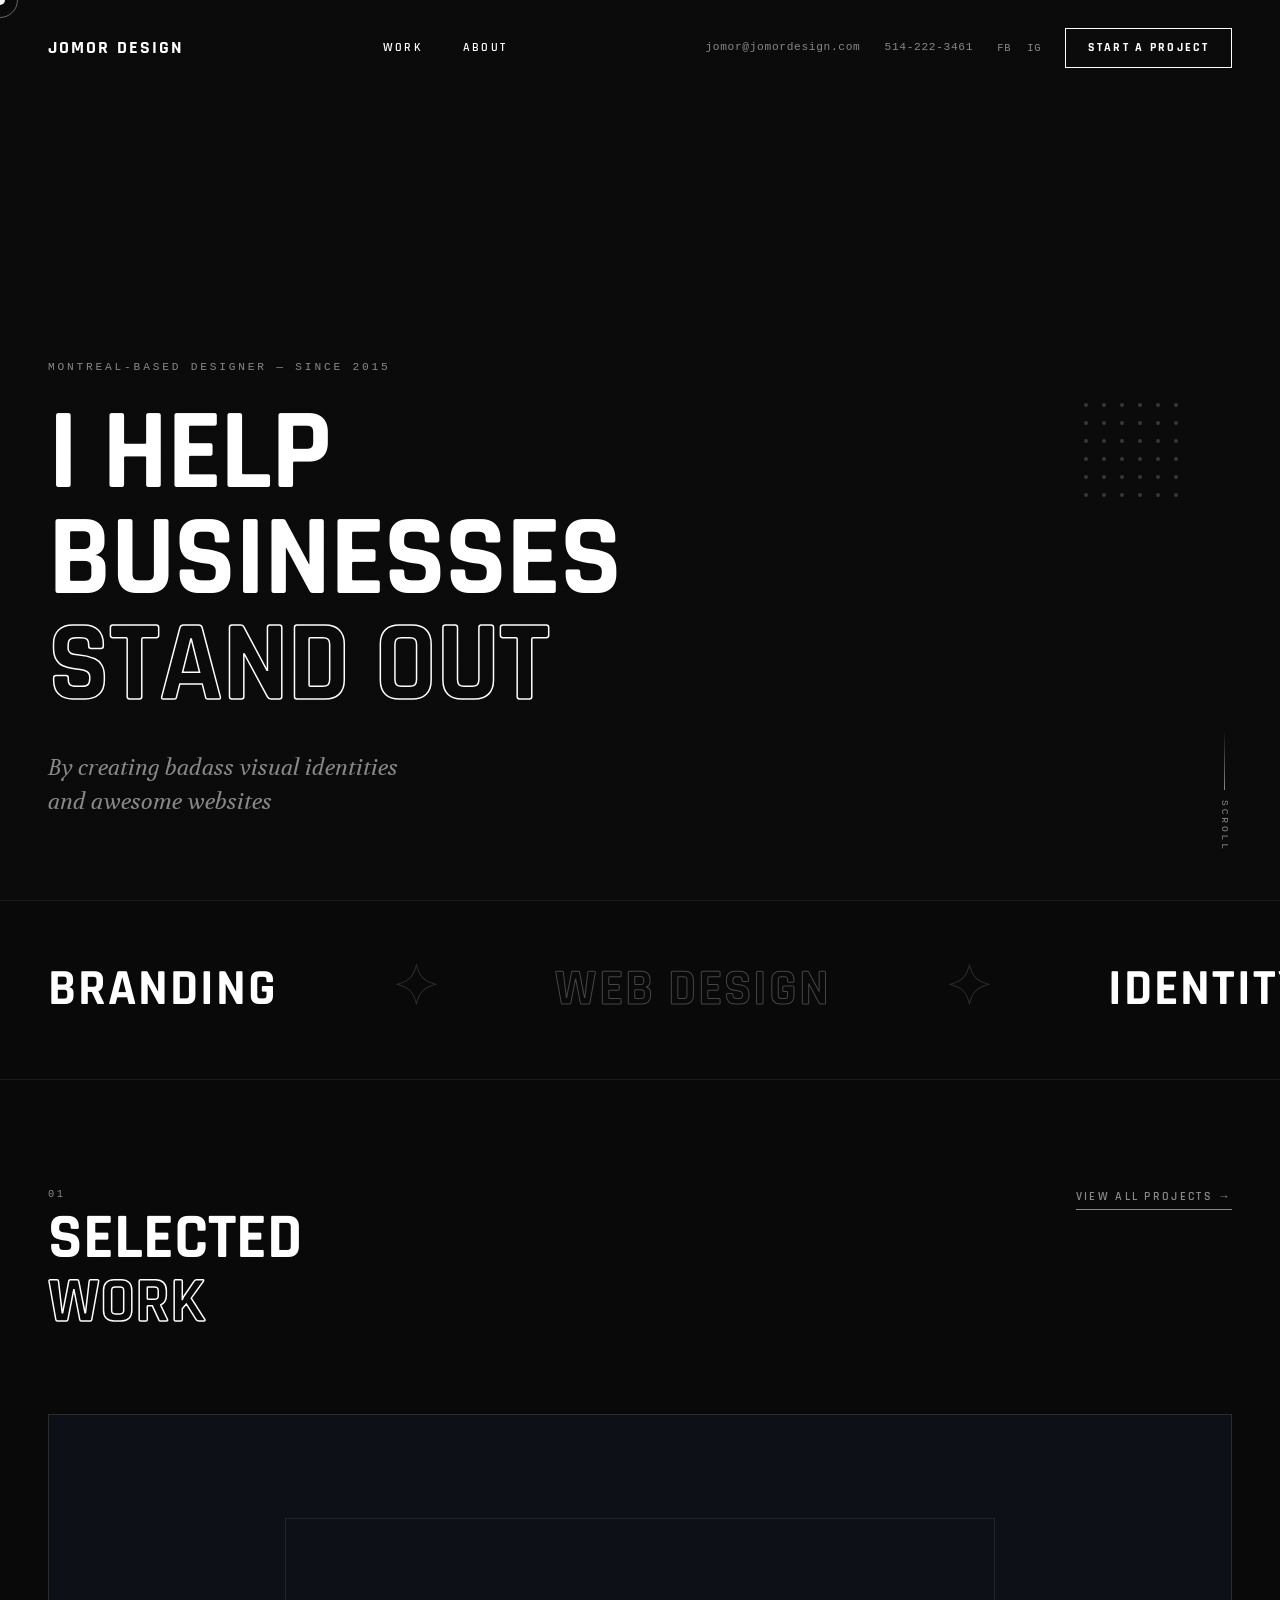
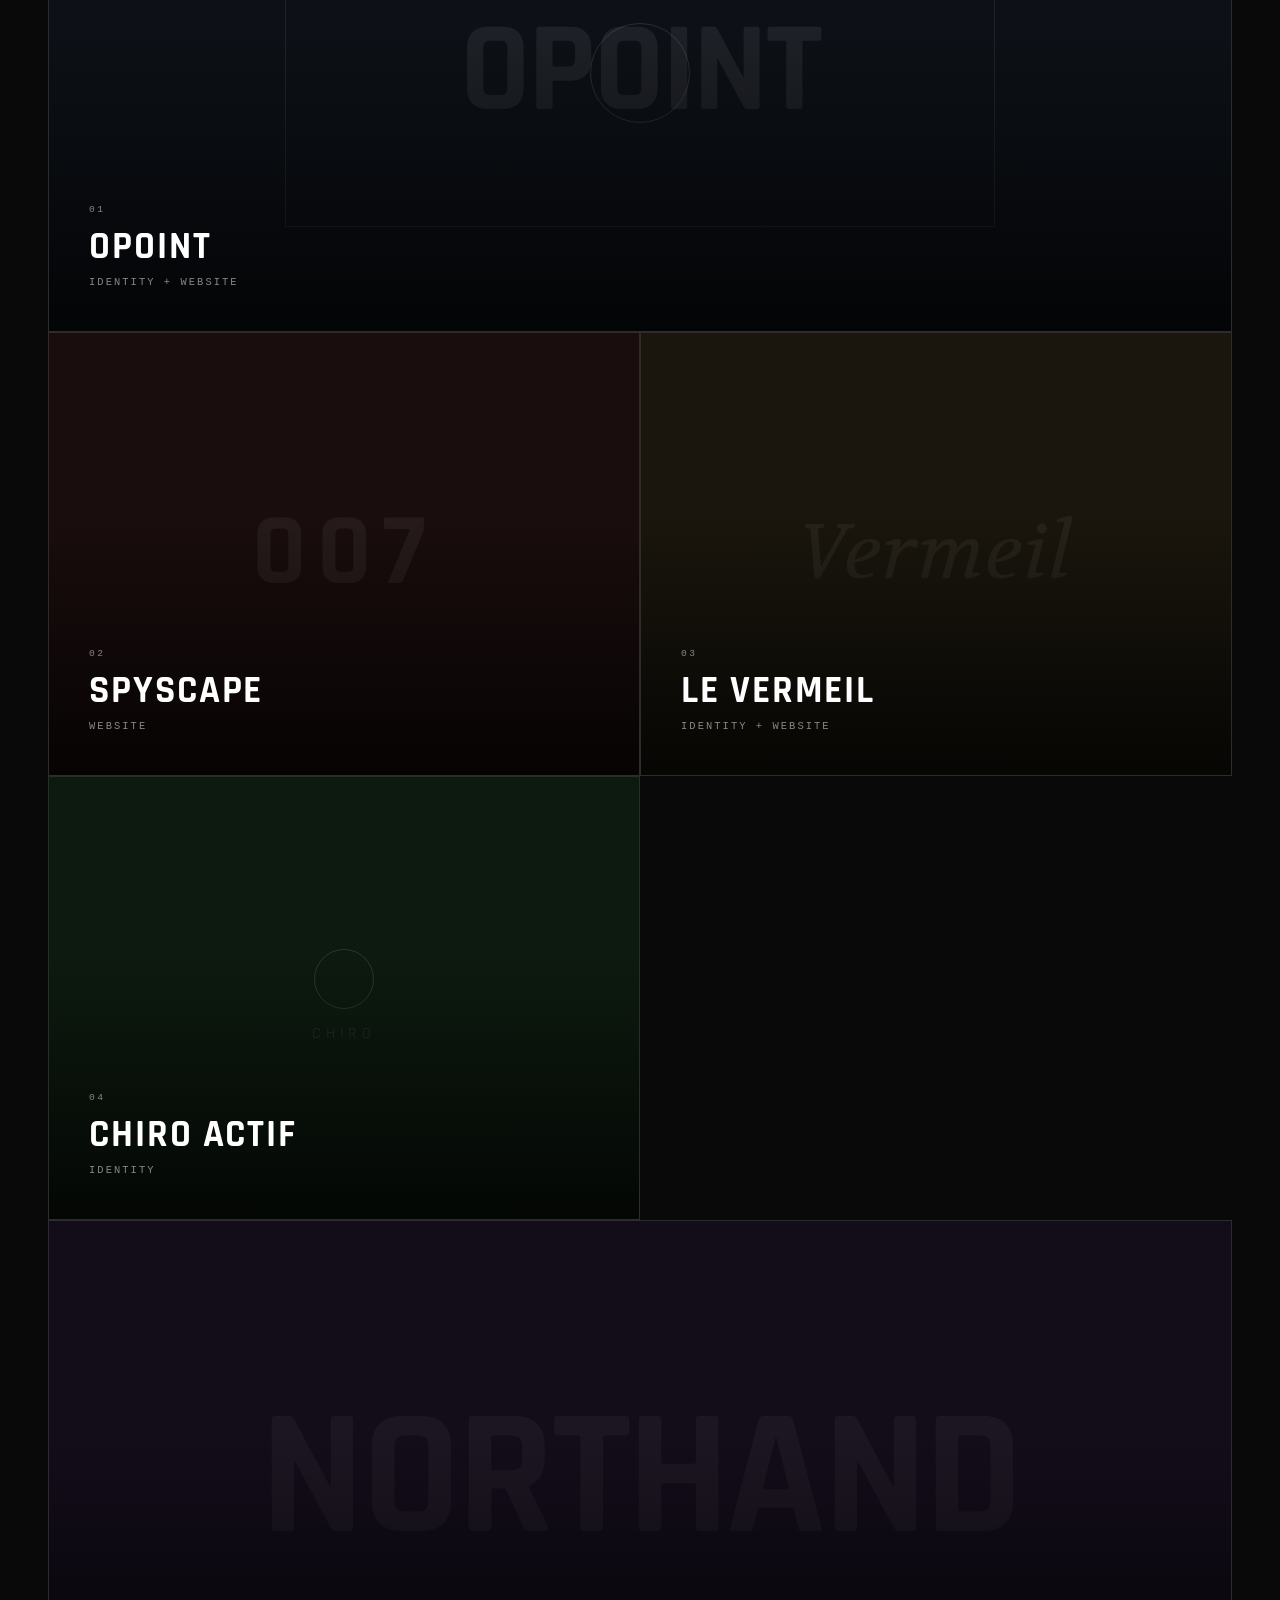
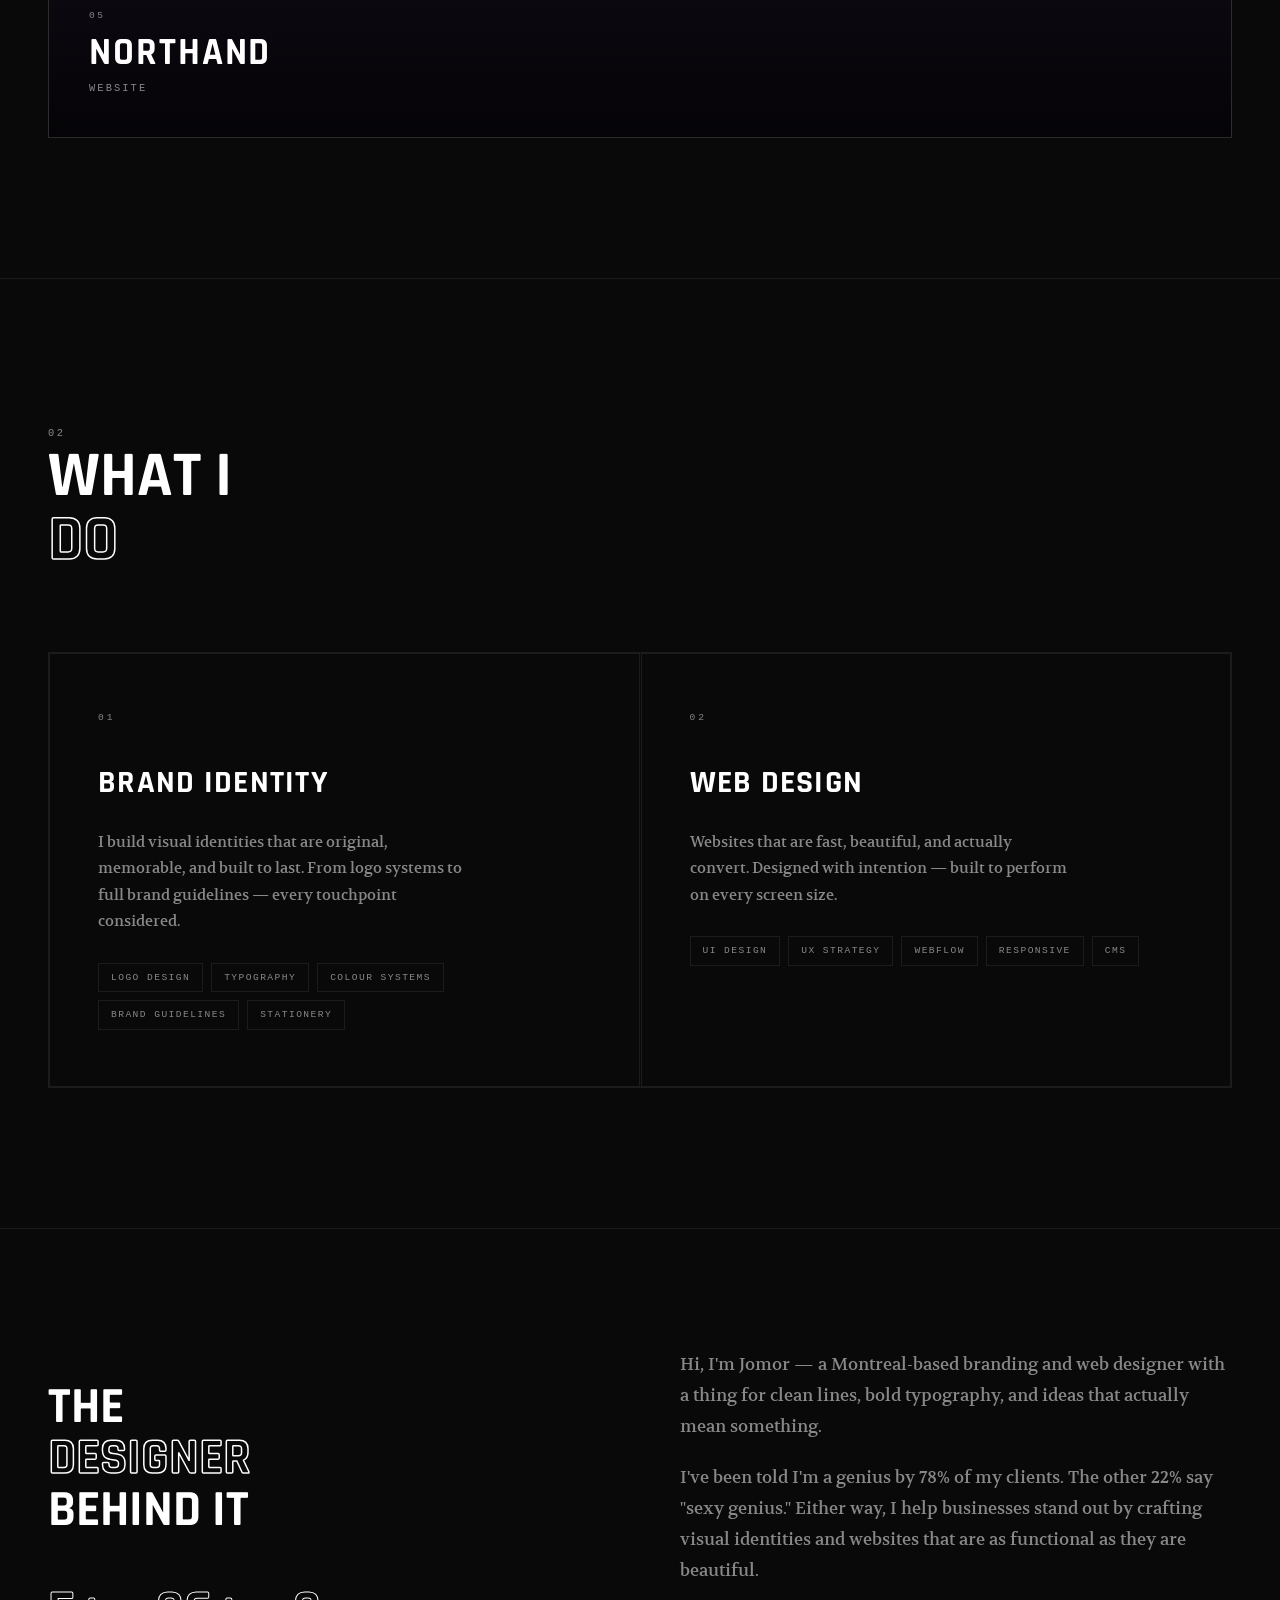
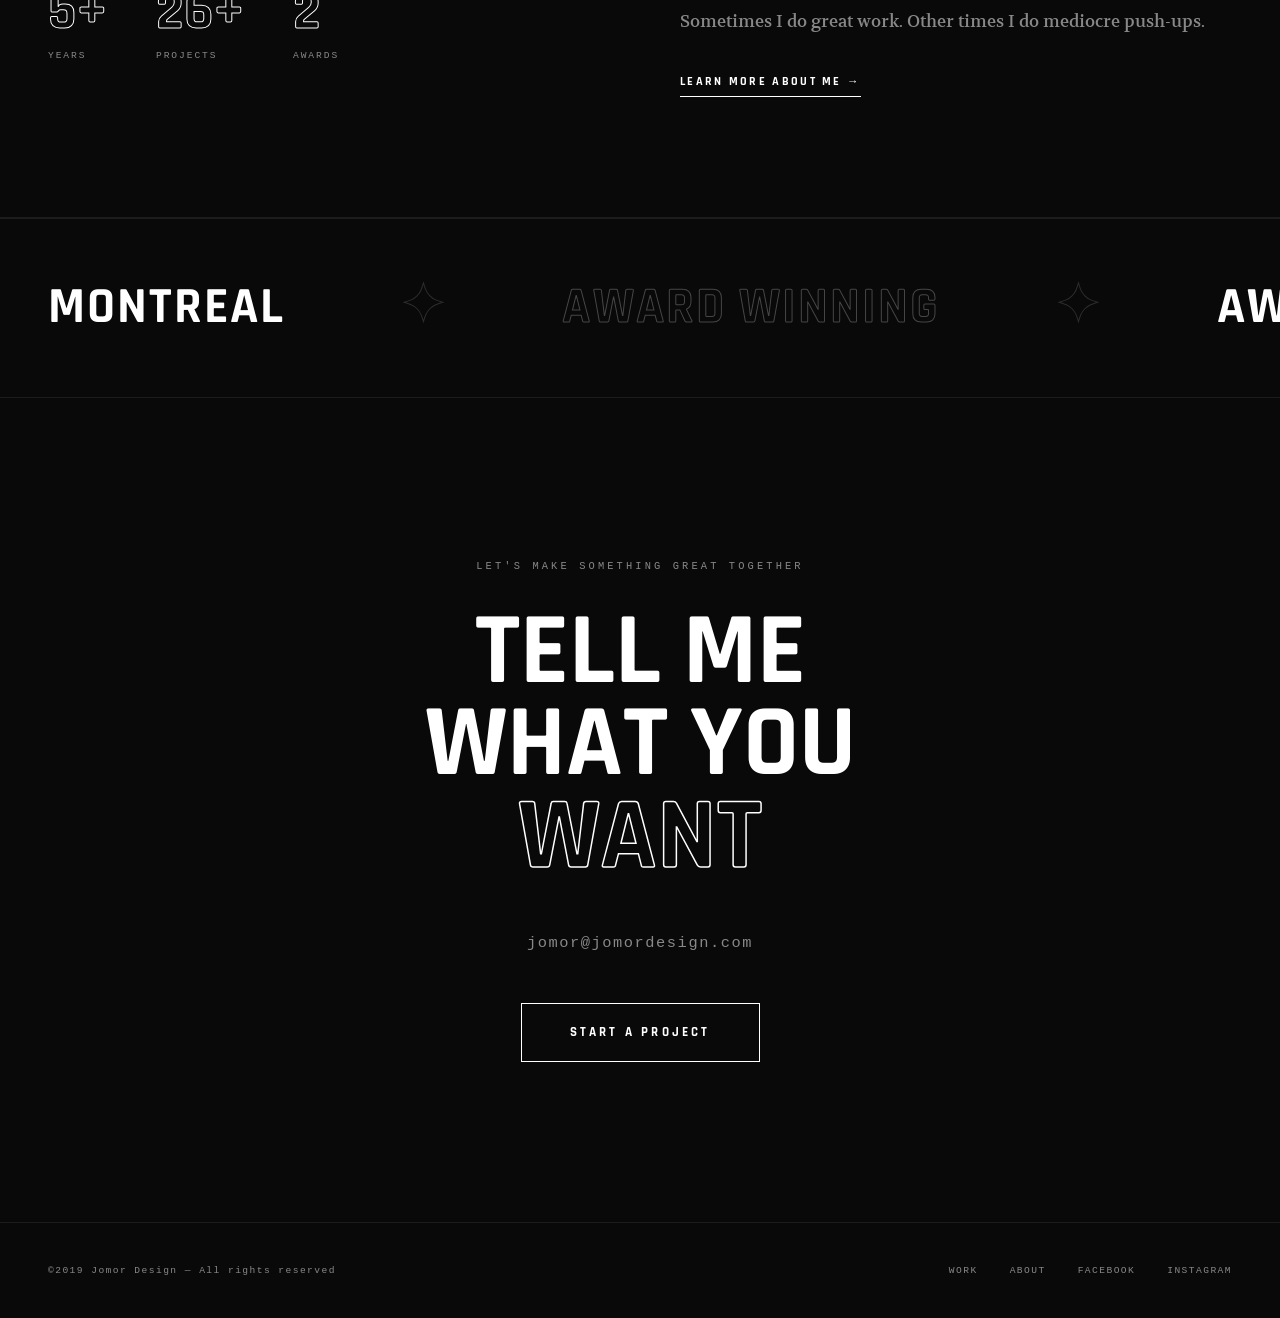
<file: index.html>
<!DOCTYPE html>
<html lang="en">
<head>
  <meta charset="UTF-8" />
  <meta name="viewport" content="width=device-width, initial-scale=1.0" />
  <title>Jomor Design | Branding &amp; Websites | Montreal</title>
  <meta name="description" content="I help businesses stand out by creating badass visual identities and awesome websites." />

  <!-- Google Fonts -->
  <link rel="preconnect" href="https://fonts.googleapis.com" />
  <link rel="preconnect" href="https://fonts.gstatic.com" crossorigin />
  <link href="https://fonts.googleapis.com/css2?family=PT+Mono&family=Rajdhani:wght@400;500;600;700&family=Volkhov:ital,wght@0,400;0,700;1,400&display=swap" rel="stylesheet" />

  <link rel="stylesheet" href="style.css" />
</head>
<body>

  <!-- Custom Cursor -->
  <div class="cursor" id="cursor"></div>
  <div class="cursor-follower" id="cursorFollower"></div>

  <!-- ===================== NAVIGATION ===================== -->
  <nav class="nav" id="nav">
    <a href="index.html" class="nav__logo">Jomor Design</a>

    <div class="nav__links">
      <a href="work.html" class="nav__link">Work</a>
      <a href="about.html" class="nav__link">About</a>
    </div>

    <div class="nav__info">
      <a href="mailto:jomor@jomordesign.com" class="nav__contact">jomor@jomordesign.com</a>
      <a href="tel:5142223461" class="nav__contact">514-222-3461</a>
      <div class="nav__social">
        <a href="#" target="_blank" rel="noopener">FB</a>
        <a href="#" target="_blank" rel="noopener">IG</a>
      </div>
      <a href="mailto:jomor@jomordesign.com" class="nav__cta">Start a Project</a>
    </div>

    <button class="nav__burger" id="burgerBtn" aria-label="Toggle menu">
      <span></span><span></span><span></span>
    </button>
  </nav>

  <!-- Mobile Menu -->
  <div class="nav__mobile" id="mobileMenu">
    <a href="work.html">Work</a>
    <a href="about.html">About</a>
    <a href="mailto:jomor@jomordesign.com" class="nav__contact">jomor@jomordesign.com</a>
    <a href="tel:5142223461" class="nav__contact">514-222-3461</a>
    <a href="mailto:jomor@jomordesign.com" class="nav__cta" style="border:1px solid #fff;padding:14px 36px;">Start a Project</a>
  </div>

  <!-- ===================== HERO ===================== -->
  <section class="hero">
    <div class="hero__bg"></div>

    <!-- Decorative dot grid -->
    <div class="hero__deco" aria-hidden="true">
      <span></span><span></span><span></span><span></span><span></span><span></span>
      <span></span><span></span><span></span><span></span><span></span><span></span>
      <span></span><span></span><span></span><span></span><span></span><span></span>
      <span></span><span></span><span></span><span></span><span></span><span></span>
      <span></span><span></span><span></span><span></span><span></span><span></span>
      <span></span><span></span><span></span><span></span><span></span><span></span>
    </div>

    <div class="hero__content">
      <p class="hero__label">Montreal-based designer &mdash; Since 2015</p>
      <h1 class="hero__title">
        I help<br />
        businesses<br />
        <span class="outline">stand out</span>
      </h1>
      <p class="hero__subtitle">
        By creating badass visual identities<br />and awesome websites
      </p>
    </div>

    <!-- Scroll indicator -->
    <div class="hero__scroll" aria-hidden="true">
      <div class="hero__scroll-line"></div>
      <span>Scroll</span>
    </div>
  </section>

  <!-- ===================== MARQUEE ===================== -->
  <div class="marquee-wrap">
    <div class="marquee-track">
      <span class="marquee-item filled">Branding</span>
      <span class="marquee-item"><span>✦</span></span>
      <span class="marquee-item">Web Design</span>
      <span class="marquee-item"><span>✦</span></span>
      <span class="marquee-item filled">Identity</span>
      <span class="marquee-item"><span>✦</span></span>
      <span class="marquee-item">Visual Systems</span>
      <span class="marquee-item"><span>✦</span></span>
      <span class="marquee-item filled">Branding</span>
      <span class="marquee-item"><span>✦</span></span>
      <span class="marquee-item">Web Design</span>
      <span class="marquee-item"><span>✦</span></span>
      <span class="marquee-item filled">Identity</span>
      <span class="marquee-item"><span>✦</span></span>
      <span class="marquee-item">Visual Systems</span>
      <span class="marquee-item"><span>✦</span></span>
    </div>
  </div>

  <!-- ===================== PORTFOLIO ===================== -->
  <section class="portfolio" id="work">
    <div class="section__header reveal">
      <div>
        <span class="section__num">01</span>
        <h2 class="section__title">Selected<br /><span class="outline">Work</span></h2>
      </div>
      <a href="work.html" class="section__link">View all projects &rarr;</a>
    </div>

    <div class="portfolio__grid">

      <!-- Project 1: opoint — full width -->
      <a href="work.html#opoint" class="project-card" data-color="dark-blue">
        <div class="project-card__bg"></div>
        <!-- Animated visual inside the card -->
        <div class="project-card__visual" style="
          position:absolute;inset:0;display:flex;align-items:center;justify-content:center;
          overflow:hidden;
        ">
          <div style="
            width:60%;height:60%;
            border:1px solid rgba(255,255,255,0.08);
            display:flex;align-items:center;justify-content:center;
            position:relative;
          ">
            <span style="
              font-family:'Rajdhani',sans-serif;
              font-size:clamp(4rem,10vw,10rem);
              font-weight:700;
              letter-spacing:-0.02em;
              color:rgba(255,255,255,0.07);
              text-transform:uppercase;
            ">opoint</span>
            <div style="
              position:absolute;
              width:100px;height:100px;
              border-radius:50%;
              border:1px solid rgba(255,255,255,0.12);
            "></div>
          </div>
        </div>
        <div class="project-card__overlay">
          <span class="project-card__num">01</span>
          <h3 class="project-card__title">opoint</h3>
          <span class="project-card__type">Identity + Website</span>
        </div>
        <div class="project-card__arrow">
          <svg viewBox="0 0 24 24"><line x1="7" y1="17" x2="17" y2="7"/><polyline points="7 7 17 7 17 17"/></svg>
        </div>
      </a>

      <!-- Project 2: SPYSCAPE -->
      <a href="work.html#spyscape" class="project-card" data-color="dark-red">
        <div class="project-card__bg"></div>
        <div class="project-card__visual" style="
          position:absolute;inset:0;display:flex;align-items:center;justify-content:center;overflow:hidden;
        ">
          <span style="
            font-family:'Rajdhani',sans-serif;
            font-size:clamp(3rem,8vw,8rem);
            font-weight:700;
            text-transform:uppercase;
            color:rgba(255,255,255,0.06);
            letter-spacing:0.1em;
          ">007</span>
        </div>
        <div class="project-card__overlay">
          <span class="project-card__num">02</span>
          <h3 class="project-card__title">SPYSCAPE</h3>
          <span class="project-card__type">Website</span>
        </div>
        <div class="project-card__arrow">
          <svg viewBox="0 0 24 24"><line x1="7" y1="17" x2="17" y2="7"/><polyline points="7 7 17 7 17 17"/></svg>
        </div>
      </a>

      <!-- Project 3: LE VERMEIL -->
      <a href="work.html#le-vermeil" class="project-card" data-color="dark-gold">
        <div class="project-card__bg"></div>
        <div class="project-card__visual" style="
          position:absolute;inset:0;display:flex;align-items:center;justify-content:center;overflow:hidden;
        ">
          <span style="
            font-family:'Volkhov',serif;
            font-size:clamp(2.5rem,6vw,7rem);
            font-style:italic;
            color:rgba(255,255,255,0.06);
            letter-spacing:0.02em;
          ">Vermeil</span>
        </div>
        <div class="project-card__overlay">
          <span class="project-card__num">03</span>
          <h3 class="project-card__title">Le Vermeil</h3>
          <span class="project-card__type">Identity + Website</span>
        </div>
        <div class="project-card__arrow">
          <svg viewBox="0 0 24 24"><line x1="7" y1="17" x2="17" y2="7"/><polyline points="7 7 17 7 17 17"/></svg>
        </div>
      </a>

      <!-- Project 4: CHIRO ACTIF -->
      <a href="work.html#chiro-actif" class="project-card" data-color="dark-green">
        <div class="project-card__bg"></div>
        <div class="project-card__visual" style="
          position:absolute;inset:0;display:flex;align-items:center;justify-content:center;overflow:hidden;
        ">
          <div style="display:flex;flex-direction:column;align-items:center;gap:12px;">
            <div style="width:60px;height:60px;border:1px solid rgba(255,255,255,0.12);border-radius:50%;"></div>
            <span style="
              font-family:'Rajdhani',sans-serif;
              font-size:1rem;
              letter-spacing:0.3em;
              text-transform:uppercase;
              color:rgba(255,255,255,0.1);
            ">Chiro</span>
          </div>
        </div>
        <div class="project-card__overlay">
          <span class="project-card__num">04</span>
          <h3 class="project-card__title">Chiro Actif</h3>
          <span class="project-card__type">Identity</span>
        </div>
        <div class="project-card__arrow">
          <svg viewBox="0 0 24 24"><line x1="7" y1="17" x2="17" y2="7"/><polyline points="7 7 17 7 17 17"/></svg>
        </div>
      </a>

      <!-- Project 5: NORTHAND — full width -->
      <a href="work.html#northand" class="project-card" data-color="dark-purple" style="grid-column: 1 / -1; aspect-ratio: 16/7;">
        <div class="project-card__bg"></div>
        <div class="project-card__visual" style="
          position:absolute;inset:0;display:flex;align-items:center;justify-content:center;overflow:hidden;
        ">
          <span style="
            font-family:'Rajdhani',sans-serif;
            font-size:clamp(5rem,14vw,15rem);
            font-weight:700;
            text-transform:uppercase;
            color:rgba(255,255,255,0.04);
            letter-spacing:-0.02em;
            line-height:1;
          ">NORTHAND</span>
        </div>
        <div class="project-card__overlay">
          <span class="project-card__num">05</span>
          <h3 class="project-card__title">Northand</h3>
          <span class="project-card__type">Website</span>
        </div>
        <div class="project-card__arrow">
          <svg viewBox="0 0 24 24"><line x1="7" y1="17" x2="17" y2="7"/><polyline points="7 7 17 7 17 17"/></svg>
        </div>
      </a>

    </div>
  </section>

  <div class="divider"></div>

  <!-- ===================== SERVICES ===================== -->
  <section class="section" id="services">
    <div class="section__header reveal">
      <div>
        <span class="section__num">02</span>
        <h2 class="section__title">What I<br /><span class="outline">Do</span></h2>
      </div>
    </div>
    <div class="services__list reveal">
      <div class="service-item">
        <div class="service-item__num">01</div>
        <h3 class="service-item__title">Brand Identity</h3>
        <p class="service-item__desc">
          I build visual identities that are original, memorable, and built to last.
          From logo systems to full brand guidelines — every touchpoint considered.
        </p>
        <div class="service-item__tags">
          <span class="service-item__tag">Logo Design</span>
          <span class="service-item__tag">Typography</span>
          <span class="service-item__tag">Colour Systems</span>
          <span class="service-item__tag">Brand Guidelines</span>
          <span class="service-item__tag">Stationery</span>
        </div>
      </div>
      <div class="service-item">
        <div class="service-item__num">02</div>
        <h3 class="service-item__title">Web Design</h3>
        <p class="service-item__desc">
          Websites that are fast, beautiful, and actually convert. Designed with
          intention — built to perform on every screen size.
        </p>
        <div class="service-item__tags">
          <span class="service-item__tag">UI Design</span>
          <span class="service-item__tag">UX Strategy</span>
          <span class="service-item__tag">Webflow</span>
          <span class="service-item__tag">Responsive</span>
          <span class="service-item__tag">CMS</span>
        </div>
      </div>
    </div>
  </section>

  <div class="divider"></div>

  <!-- ===================== ABOUT STRIP ===================== -->
  <section class="about-strip reveal" id="about">
    <div>
      <h2 class="about-strip__title">
        The<br />
        <span class="outline">Designer</span><br />
        Behind It
      </h2>
      <div class="about-strip__stats">
        <div class="stat">
          <div class="stat__num">10+</div>
          <div class="stat__label">Years</div>
        </div>
        <div class="stat">
          <div class="stat__num">50+</div>
          <div class="stat__label">Projects</div>
        </div>
        <div class="stat">
          <div class="stat__num">4</div>
          <div class="stat__label">Awards</div>
        </div>
      </div>
    </div>
    <div>
      <p class="about-strip__body">
        <p style="font-family:'Volkhov',serif;font-size:1.05rem;color:#888;line-height:1.85;">
          Hi, I'm Jomor — a Montreal-based branding and web designer with a thing for clean lines,
          bold typography, and ideas that actually mean something.
        </p>
        <p style="font-family:'Volkhov',serif;font-size:1.05rem;color:#888;line-height:1.85;margin-top:20px;">
          I've been told I'm a genius by 78% of my clients. The other 22% say "sexy genius."
          Either way, I help businesses stand out by crafting visual identities and websites
          that are as functional as they are beautiful.
        </p>
        <p style="font-family:'Volkhov',serif;font-size:1.05rem;color:#888;line-height:1.85;margin-top:20px;">
          Sometimes I do great work. Other times I do mediocre push-ups.
        </p>
      </p>
      <a href="about.html" class="about-strip__cta">Learn more about me &rarr;</a>
    </div>
  </section>

  <div class="divider"></div>

  <!-- ===================== SECOND MARQUEE ===================== -->
  <div class="marquee-wrap">
    <div class="marquee-track" style="animation-direction:reverse;">
      <span class="marquee-item filled">Montreal</span>
      <span class="marquee-item"><span>✦</span></span>
      <span class="marquee-item">Award Winning</span>
      <span class="marquee-item"><span>✦</span></span>
      <span class="marquee-item filled">Awwwards</span>
      <span class="marquee-item"><span>✦</span></span>
      <span class="marquee-item">Originality</span>
      <span class="marquee-item"><span>✦</span></span>
      <span class="marquee-item filled">Montreal</span>
      <span class="marquee-item"><span>✦</span></span>
      <span class="marquee-item">Award Winning</span>
      <span class="marquee-item"><span>✦</span></span>
      <span class="marquee-item filled">Awwwards</span>
      <span class="marquee-item"><span>✦</span></span>
      <span class="marquee-item">Originality</span>
      <span class="marquee-item"><span>✦</span></span>
    </div>
  </div>

  <!-- ===================== CONTACT ===================== -->
  <section class="contact-section reveal" id="contact">
    <p class="contact-section__eyebrow">Let's make something great together</p>
    <h2 class="contact-section__title">
      Tell me<br />
      what you<br />
      <span class="outline">want</span>
    </h2>
    <a href="mailto:jomor@jomordesign.com" class="contact-section__email">
      jomor@jomordesign.com
    </a>
    <a href="mailto:jomor@jomordesign.com" class="contact-section__btn">
      Start a Project
    </a>
  </section>

  <!-- ===================== FOOTER ===================== -->
  <footer class="footer">
    <p class="footer__copy">&copy;2019 Jomor Design &mdash; All rights reserved</p>
    <div class="footer__links">
      <a href="work.html" class="footer__link">Work</a>
      <a href="about.html" class="footer__link">About</a>
      <a href="#" class="footer__link">Facebook</a>
      <a href="#" class="footer__link">Instagram</a>
    </div>
  </footer>

  <script src="script.js"></script>
</body>
</html>
</file>
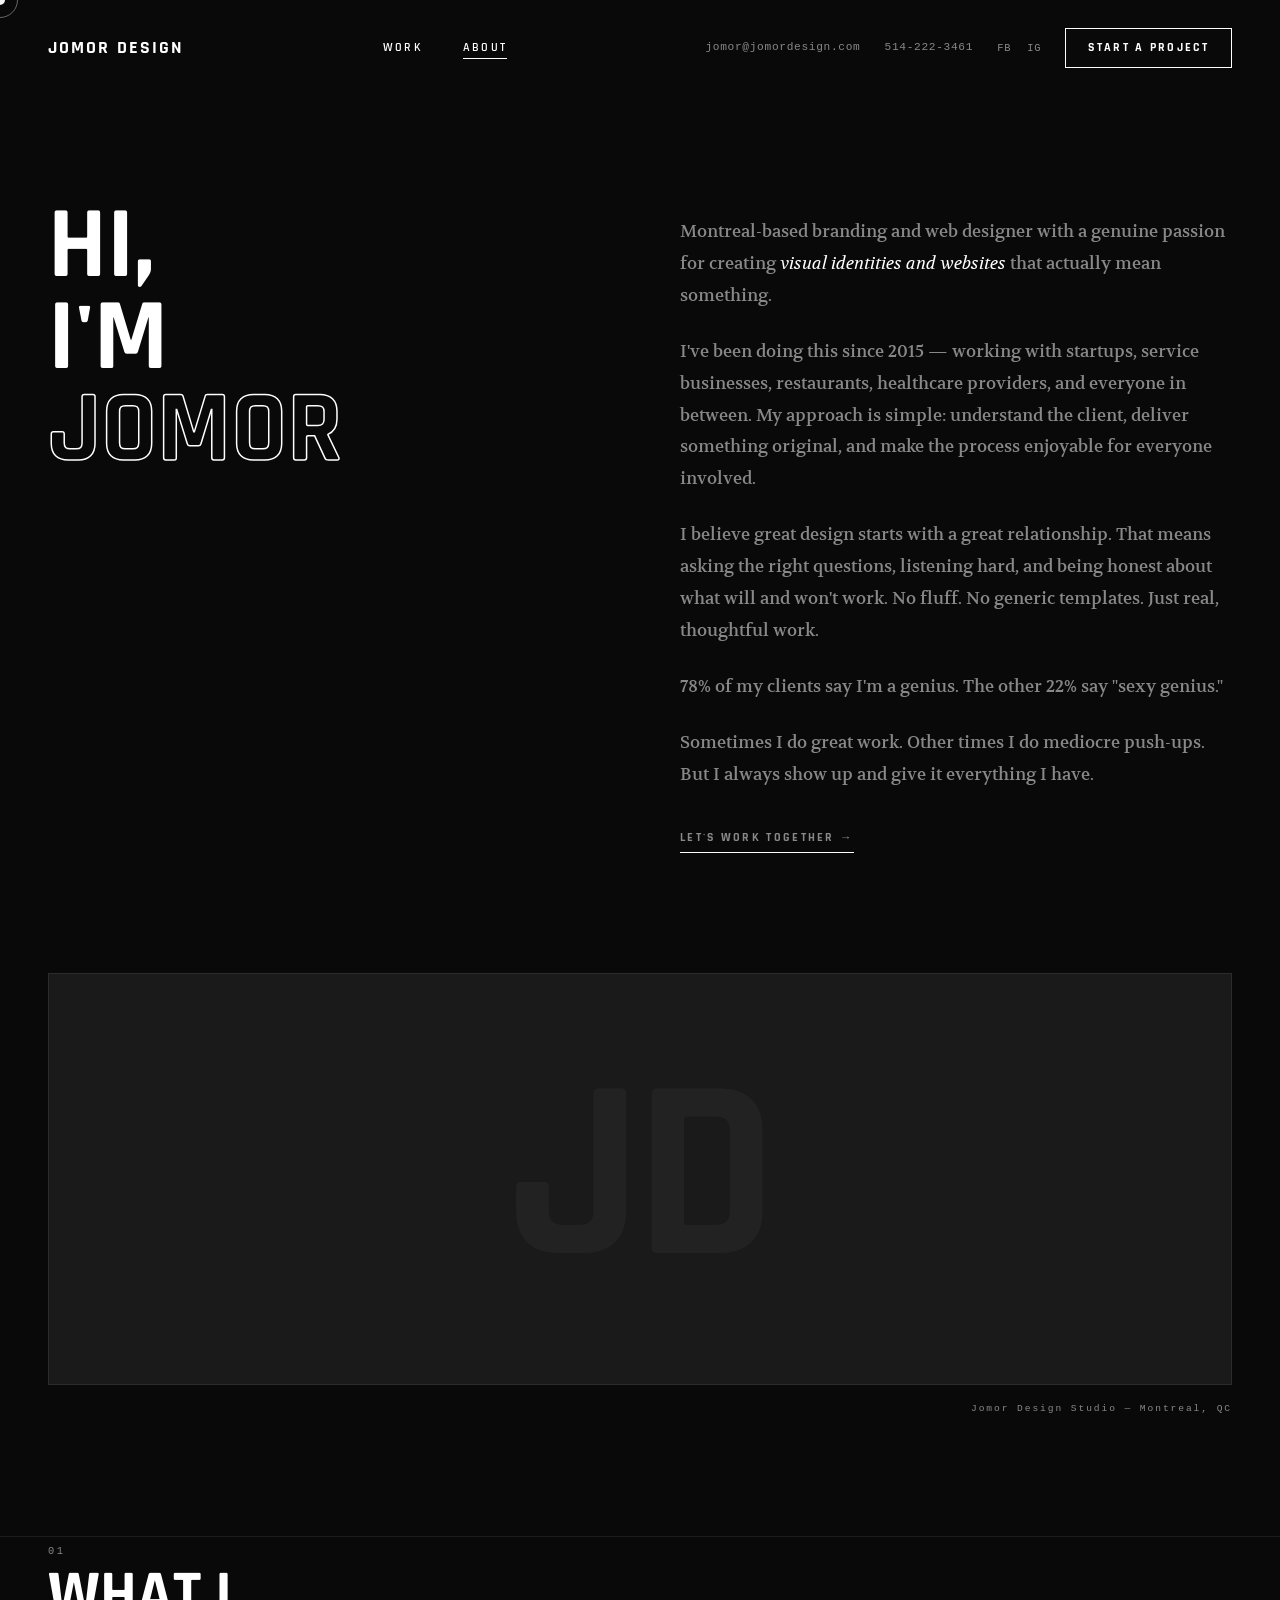
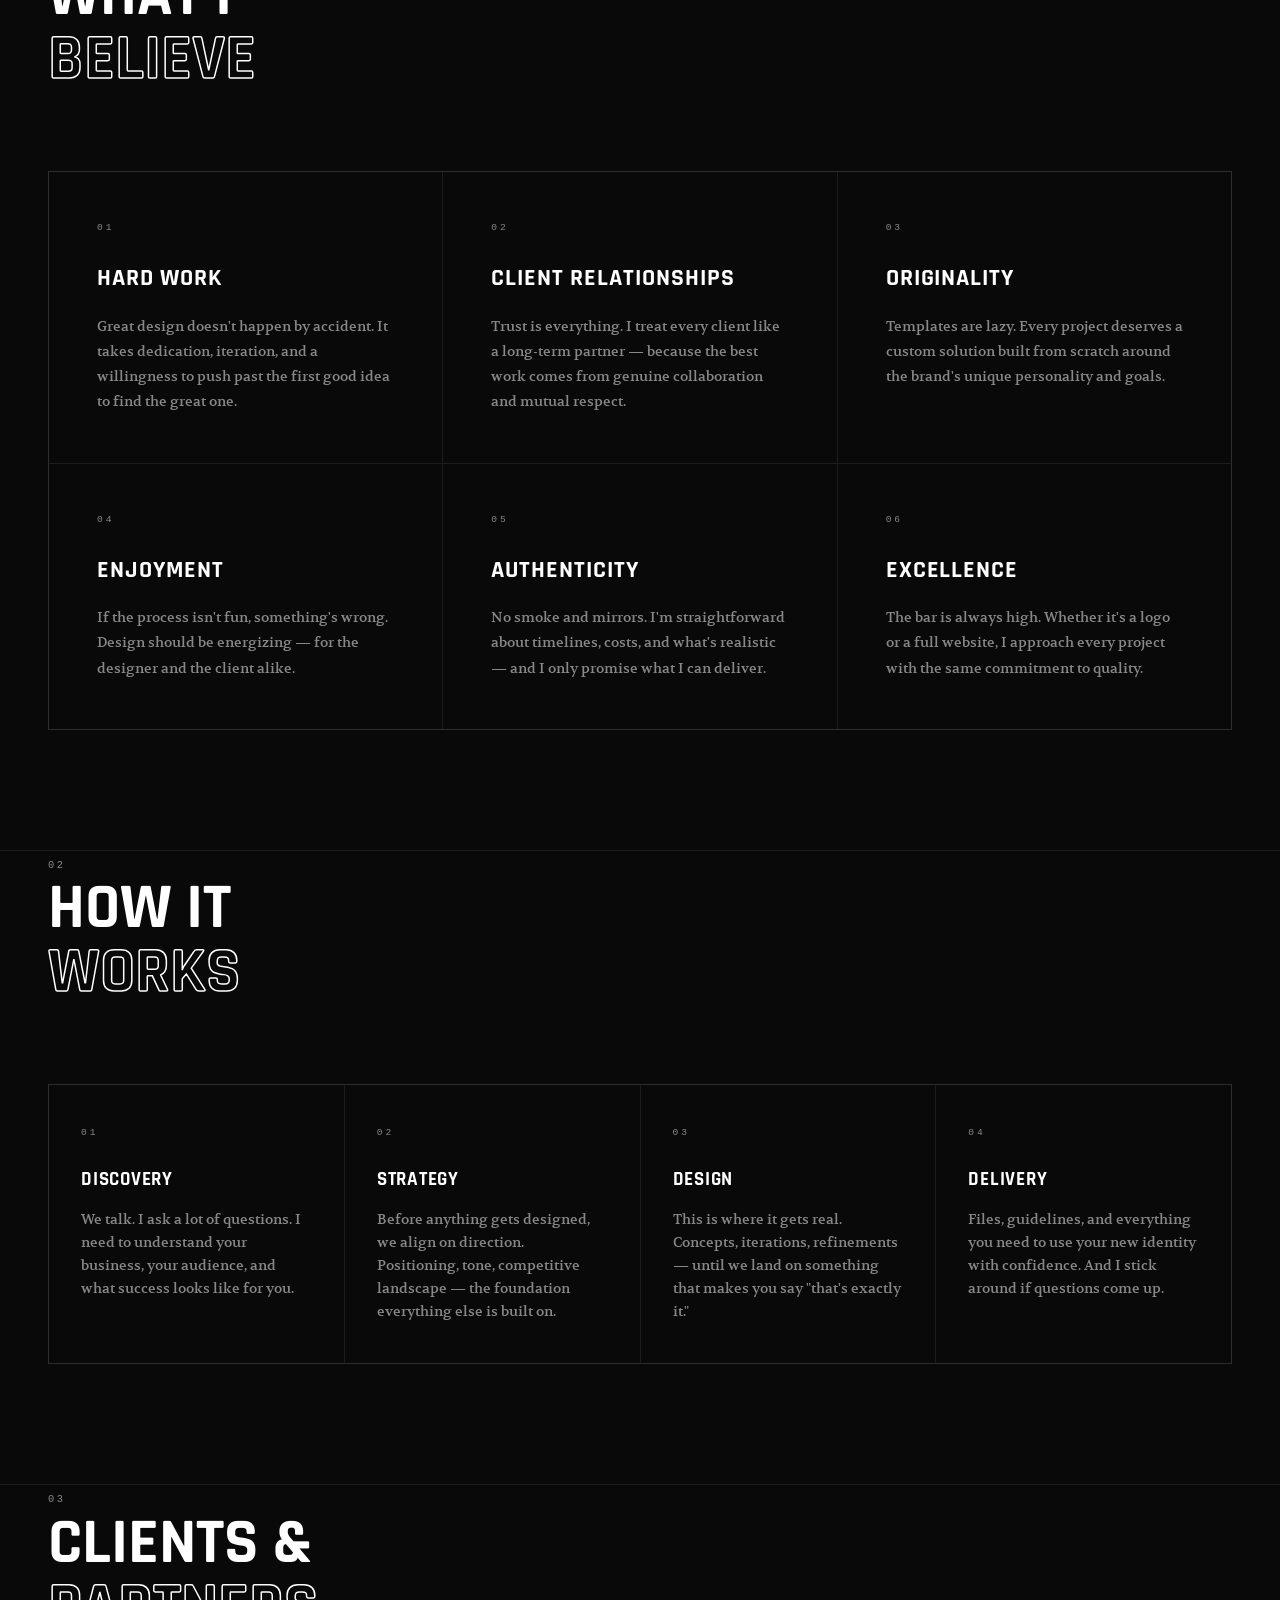
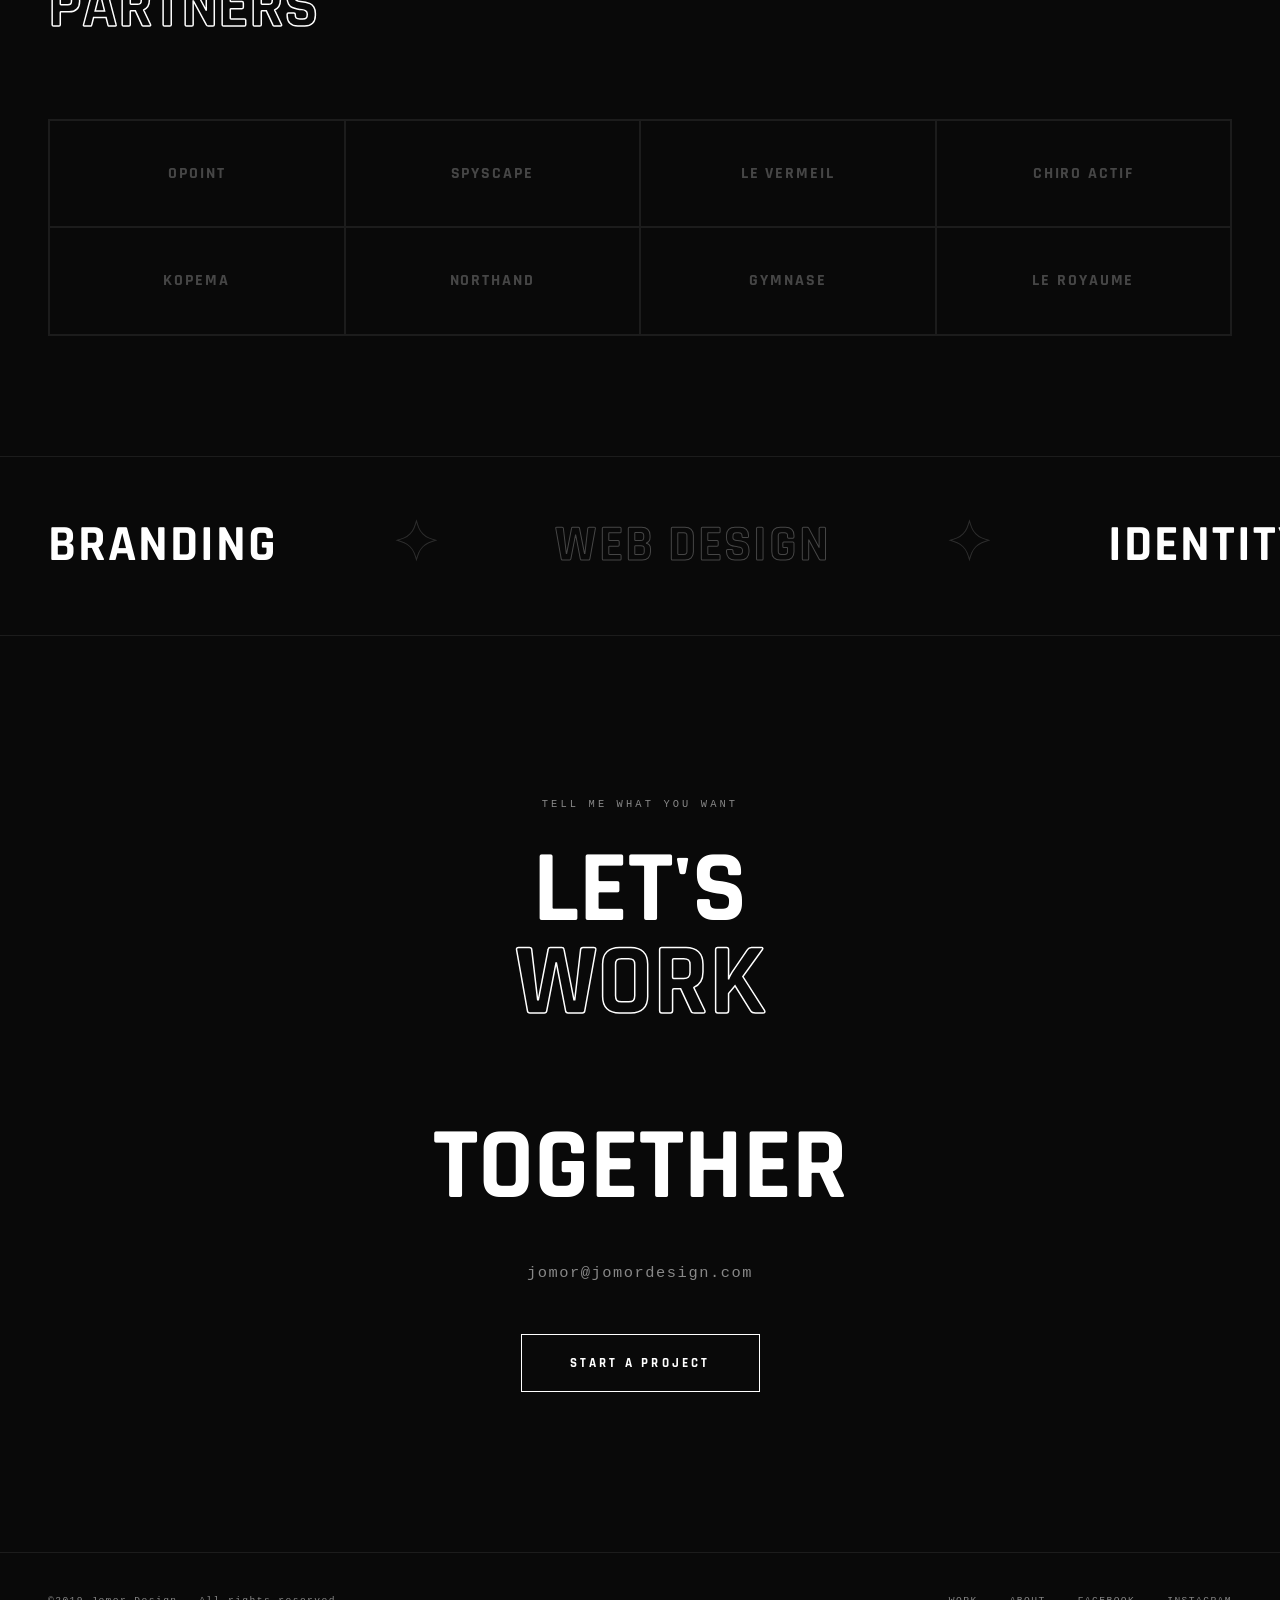
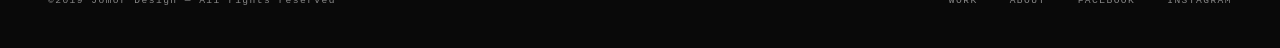
<file: about.html>
<!DOCTYPE html>
<html lang="en">
<head>
  <meta charset="UTF-8" />
  <meta name="viewport" content="width=device-width, initial-scale=1.0" />
  <title>About | Jomor Design</title>
  <meta name="description" content="Montreal-based branding and web designer helping businesses stand out." />

  <link rel="preconnect" href="https://fonts.googleapis.com" />
  <link rel="preconnect" href="https://fonts.gstatic.com" crossorigin />
  <link href="https://fonts.googleapis.com/css2?family=PT+Mono&family=Rajdhani:wght@400;500;600;700&family=Volkhov:ital,wght@0,400;0,700;1,400&display=swap" rel="stylesheet" />

  <link rel="stylesheet" href="style.css" />
  <style>
    /* ---- About page extras ---- */
    .about-photo {
      padding: 0 48px 120px;
    }
    .about-photo__frame {
      width: 100%;
      max-height: 60vh;
      background: var(--grey-dark);
      display: flex;
      align-items: center;
      justify-content: center;
      position: relative;
      overflow: hidden;
      border: 1px solid var(--border);
    }
    .about-photo__placeholder {
      font-family: var(--font-head);
      font-size: clamp(8rem, 20vw, 20rem);
      font-weight: 700;
      text-transform: uppercase;
      color: rgba(255,255,255,0.04);
      letter-spacing: -0.02em;
      user-select: none;
    }
    .about-photo__caption {
      margin-top: 16px;
      font-family: var(--font-mono);
      font-size: 0.6rem;
      letter-spacing: 0.2em;
      color: var(--grey);
      text-align: right;
    }

    /* Process */
    .process {
      padding: 0 48px 120px;
    }
    .process__steps {
      display: grid;
      grid-template-columns: repeat(4, 1fr);
      gap: 1px;
      background: var(--border);
      border: 1px solid var(--border);
      margin-top: 64px;
    }
    .process-step {
      background: var(--bg);
      padding: 40px 32px;
      transition: background 0.3s;
    }
    .process-step:hover { background: var(--grey-dark); }
    .process-step__num {
      font-family: var(--font-mono);
      font-size: 0.6rem;
      letter-spacing: 0.3em;
      color: var(--grey);
      margin-bottom: 24px;
    }
    .process-step__title {
      font-family: var(--font-head);
      font-size: 1.2rem;
      font-weight: 700;
      text-transform: uppercase;
      letter-spacing: 0.04em;
      margin-bottom: 12px;
    }
    .process-step__desc {
      font-family: var(--font-body);
      font-size: 0.85rem;
      color: var(--grey);
      line-height: 1.7;
    }

    /* Clients / logos */
    .clients {
      padding: 0 48px 120px;
    }
    .clients__logos {
      display: flex;
      flex-wrap: wrap;
      gap: 0;
      border: 1px solid var(--border);
      margin-top: 64px;
    }
    .client-logo {
      flex: 0 0 calc(100% / 4);
      padding: 40px 32px;
      border: 1px solid var(--border);
      display: flex;
      align-items: center;
      justify-content: center;
    }
    .client-logo span {
      font-family: var(--font-head);
      font-size: 1rem;
      font-weight: 700;
      text-transform: uppercase;
      letter-spacing: 0.12em;
      color: rgba(255,255,255,0.25);
      transition: color 0.3s;
    }
    .client-logo:hover span { color: var(--white); }

    @media(max-width: 1024px) {
      .about-photo, .process, .clients { padding-left: 32px; padding-right: 32px; }
      .process__steps { grid-template-columns: repeat(2, 1fr); }
      .client-logo { flex: 0 0 50%; }
    }
    @media(max-width: 768px) {
      .about-photo, .process, .clients { padding-left: 24px; padding-right: 24px; }
      .process__steps { grid-template-columns: 1fr; }
      .client-logo { flex: 0 0 50%; }
    }
  </style>
</head>
<body>

  <div class="cursor" id="cursor"></div>
  <div class="cursor-follower" id="cursorFollower"></div>

  <!-- NAV -->
  <nav class="nav" id="nav">
    <a href="index.html" class="nav__logo">Jomor Design</a>
    <div class="nav__links">
      <a href="work.html" class="nav__link">Work</a>
      <a href="about.html" class="nav__link">About</a>
    </div>
    <div class="nav__info">
      <a href="mailto:jomor@jomordesign.com" class="nav__contact">jomor@jomordesign.com</a>
      <a href="tel:5142223461" class="nav__contact">514-222-3461</a>
      <div class="nav__social">
        <a href="#" target="_blank" rel="noopener">FB</a>
        <a href="#" target="_blank" rel="noopener">IG</a>
      </div>
      <a href="mailto:jomor@jomordesign.com" class="nav__cta">Start a Project</a>
    </div>
    <button class="nav__burger" id="burgerBtn" aria-label="Toggle menu">
      <span></span><span></span><span></span>
    </button>
  </nav>

  <div class="nav__mobile" id="mobileMenu">
    <a href="work.html">Work</a>
    <a href="about.html">About</a>
    <a href="mailto:jomor@jomordesign.com" class="nav__contact">jomor@jomordesign.com</a>
    <a href="tel:5142223461" class="nav__contact">514-222-3461</a>
    <a href="mailto:jomor@jomordesign.com" class="nav__cta" style="border:1px solid #fff;padding:14px 36px;">Start a Project</a>
  </div>

  <!-- PAGE INTRO -->
  <div class="about-intro">
    <div class="reveal">
      <h1 class="about-intro__title">
        Hi,<br />
        I'm<br />
        <span class="outline">Jomor</span>
      </h1>
    </div>
    <div class="about-intro__body reveal reveal-delay-2">
      <p>
        Montreal-based branding and web designer with a genuine passion for creating
        <strong>visual identities and websites</strong> that actually mean something.
      </p>
      <p>
        I've been doing this since 2015 — working with startups, service businesses,
        restaurants, healthcare providers, and everyone in between. My approach is
        simple: understand the client, deliver something original, and make the
        process enjoyable for everyone involved.
      </p>
      <p>
        I believe great design starts with a great relationship. That means asking
        the right questions, listening hard, and being honest about what will and
        won't work. No fluff. No generic templates. Just real, thoughtful work.
      </p>
      <p>
        78% of my clients say I'm a genius. The other 22% say "sexy genius."
      </p>
      <p>
        Sometimes I do great work. Other times I do mediocre push-ups. But I always
        show up and give it everything I have.
      </p>
      <a href="mailto:jomor@jomordesign.com" class="about-strip__cta" style="display:inline-block;margin-top:36px;font-family:'Rajdhani',sans-serif;font-size:0.72rem;font-weight:700;letter-spacing:0.2em;text-transform:uppercase;border-bottom:1px solid #fff;padding-bottom:4px;">
        Let's work together &rarr;
      </a>
    </div>
  </div>

  <!-- PHOTO PLACEHOLDER -->
  <div class="about-photo reveal">
    <div class="about-photo__frame" style="min-height:320px;">
      <span class="about-photo__placeholder">JD</span>
    </div>
    <p class="about-photo__caption">Jomor Design Studio &mdash; Montreal, QC</p>
  </div>

  <div class="divider"></div>

  <!-- VALUES -->
  <section class="values reveal">
    <div class="section__header">
      <div>
        <span class="section__num">01</span>
        <h2 class="section__title">What I<br /><span class="outline">Believe</span></h2>
      </div>
    </div>
    <div class="values__grid">
      <div class="value-item">
        <div class="value-item__num">01</div>
        <h3 class="value-item__title">Hard Work</h3>
        <p class="value-item__desc">
          Great design doesn't happen by accident. It takes dedication, iteration, and
          a willingness to push past the first good idea to find the great one.
        </p>
      </div>
      <div class="value-item">
        <div class="value-item__num">02</div>
        <h3 class="value-item__title">Client Relationships</h3>
        <p class="value-item__desc">
          Trust is everything. I treat every client like a long-term partner — because
          the best work comes from genuine collaboration and mutual respect.
        </p>
      </div>
      <div class="value-item">
        <div class="value-item__num">03</div>
        <h3 class="value-item__title">Originality</h3>
        <p class="value-item__desc">
          Templates are lazy. Every project deserves a custom solution built from
          scratch around the brand's unique personality and goals.
        </p>
      </div>
      <div class="value-item">
        <div class="value-item__num">04</div>
        <h3 class="value-item__title">Enjoyment</h3>
        <p class="value-item__desc">
          If the process isn't fun, something's wrong. Design should be energizing —
          for the designer and the client alike.
        </p>
      </div>
      <div class="value-item">
        <div class="value-item__num">05</div>
        <h3 class="value-item__title">Authenticity</h3>
        <p class="value-item__desc">
          No smoke and mirrors. I'm straightforward about timelines, costs, and
          what's realistic — and I only promise what I can deliver.
        </p>
      </div>
      <div class="value-item">
        <div class="value-item__num">06</div>
        <h3 class="value-item__title">Excellence</h3>
        <p class="value-item__desc">
          The bar is always high. Whether it's a logo or a full website, I approach
          every project with the same commitment to quality.
        </p>
      </div>
    </div>
  </section>

  <div class="divider"></div>

  <!-- PROCESS -->
  <section class="process reveal">
    <div class="section__header">
      <div>
        <span class="section__num">02</span>
        <h2 class="section__title">How It<br /><span class="outline">Works</span></h2>
      </div>
    </div>
    <div class="process__steps">
      <div class="process-step">
        <div class="process-step__num">01</div>
        <h3 class="process-step__title">Discovery</h3>
        <p class="process-step__desc">
          We talk. I ask a lot of questions. I need to understand your business,
          your audience, and what success looks like for you.
        </p>
      </div>
      <div class="process-step">
        <div class="process-step__num">02</div>
        <h3 class="process-step__title">Strategy</h3>
        <p class="process-step__desc">
          Before anything gets designed, we align on direction. Positioning,
          tone, competitive landscape — the foundation everything else is built on.
        </p>
      </div>
      <div class="process-step">
        <div class="process-step__num">03</div>
        <h3 class="process-step__title">Design</h3>
        <p class="process-step__desc">
          This is where it gets real. Concepts, iterations, refinements — until
          we land on something that makes you say "that's exactly it."
        </p>
      </div>
      <div class="process-step">
        <div class="process-step__num">04</div>
        <h3 class="process-step__title">Delivery</h3>
        <p class="process-step__desc">
          Files, guidelines, and everything you need to use your new identity
          with confidence. And I stick around if questions come up.
        </p>
      </div>
    </div>
  </section>

  <div class="divider"></div>

  <!-- CLIENTS -->
  <section class="clients reveal">
    <div class="section__header">
      <div>
        <span class="section__num">03</span>
        <h2 class="section__title">Clients &amp;<br /><span class="outline">Partners</span></h2>
      </div>
    </div>
    <div class="clients__logos">
      <div class="client-logo"><span>opoint</span></div>
      <div class="client-logo"><span>SPYSCAPE</span></div>
      <div class="client-logo"><span>Le Vermeil</span></div>
      <div class="client-logo"><span>Chiro Actif</span></div>
      <div class="client-logo"><span>Kopema</span></div>
      <div class="client-logo"><span>Northand</span></div>
      <div class="client-logo"><span>Gymnase</span></div>
      <div class="client-logo"><span>Le Royaume</span></div>
    </div>
  </section>

  <!-- MARQUEE -->
  <div class="marquee-wrap reveal">
    <div class="marquee-track">
      <span class="marquee-item filled">Branding</span>
      <span class="marquee-item"><span>✦</span></span>
      <span class="marquee-item">Web Design</span>
      <span class="marquee-item"><span>✦</span></span>
      <span class="marquee-item filled">Identity</span>
      <span class="marquee-item"><span>✦</span></span>
      <span class="marquee-item">Montreal</span>
      <span class="marquee-item"><span>✦</span></span>
      <span class="marquee-item filled">Branding</span>
      <span class="marquee-item"><span>✦</span></span>
      <span class="marquee-item">Web Design</span>
      <span class="marquee-item"><span>✦</span></span>
      <span class="marquee-item filled">Identity</span>
      <span class="marquee-item"><span>✦</span></span>
      <span class="marquee-item">Montreal</span>
      <span class="marquee-item"><span>✦</span></span>
    </div>
  </div>

  <!-- CONTACT -->
  <section class="contact-section reveal" id="contact">
    <p class="contact-section__eyebrow">Tell me what you want</p>
    <h2 class="contact-section__title">
      Let's<br />
      <span class="outline">work</span><br />
      together
    </h2>
    <a href="mailto:jomor@jomordesign.com" class="contact-section__email">jomor@jomordesign.com</a>
    <a href="mailto:jomor@jomordesign.com" class="contact-section__btn">Start a Project</a>
  </section>

  <!-- FOOTER -->
  <footer class="footer">
    <p class="footer__copy">&copy;2019 Jomor Design &mdash; All rights reserved</p>
    <div class="footer__links">
      <a href="work.html" class="footer__link">Work</a>
      <a href="about.html" class="footer__link">About</a>
      <a href="#" class="footer__link">Facebook</a>
      <a href="#" class="footer__link">Instagram</a>
    </div>
  </footer>

  <script src="script.js"></script>
</body>
</html>
</file>
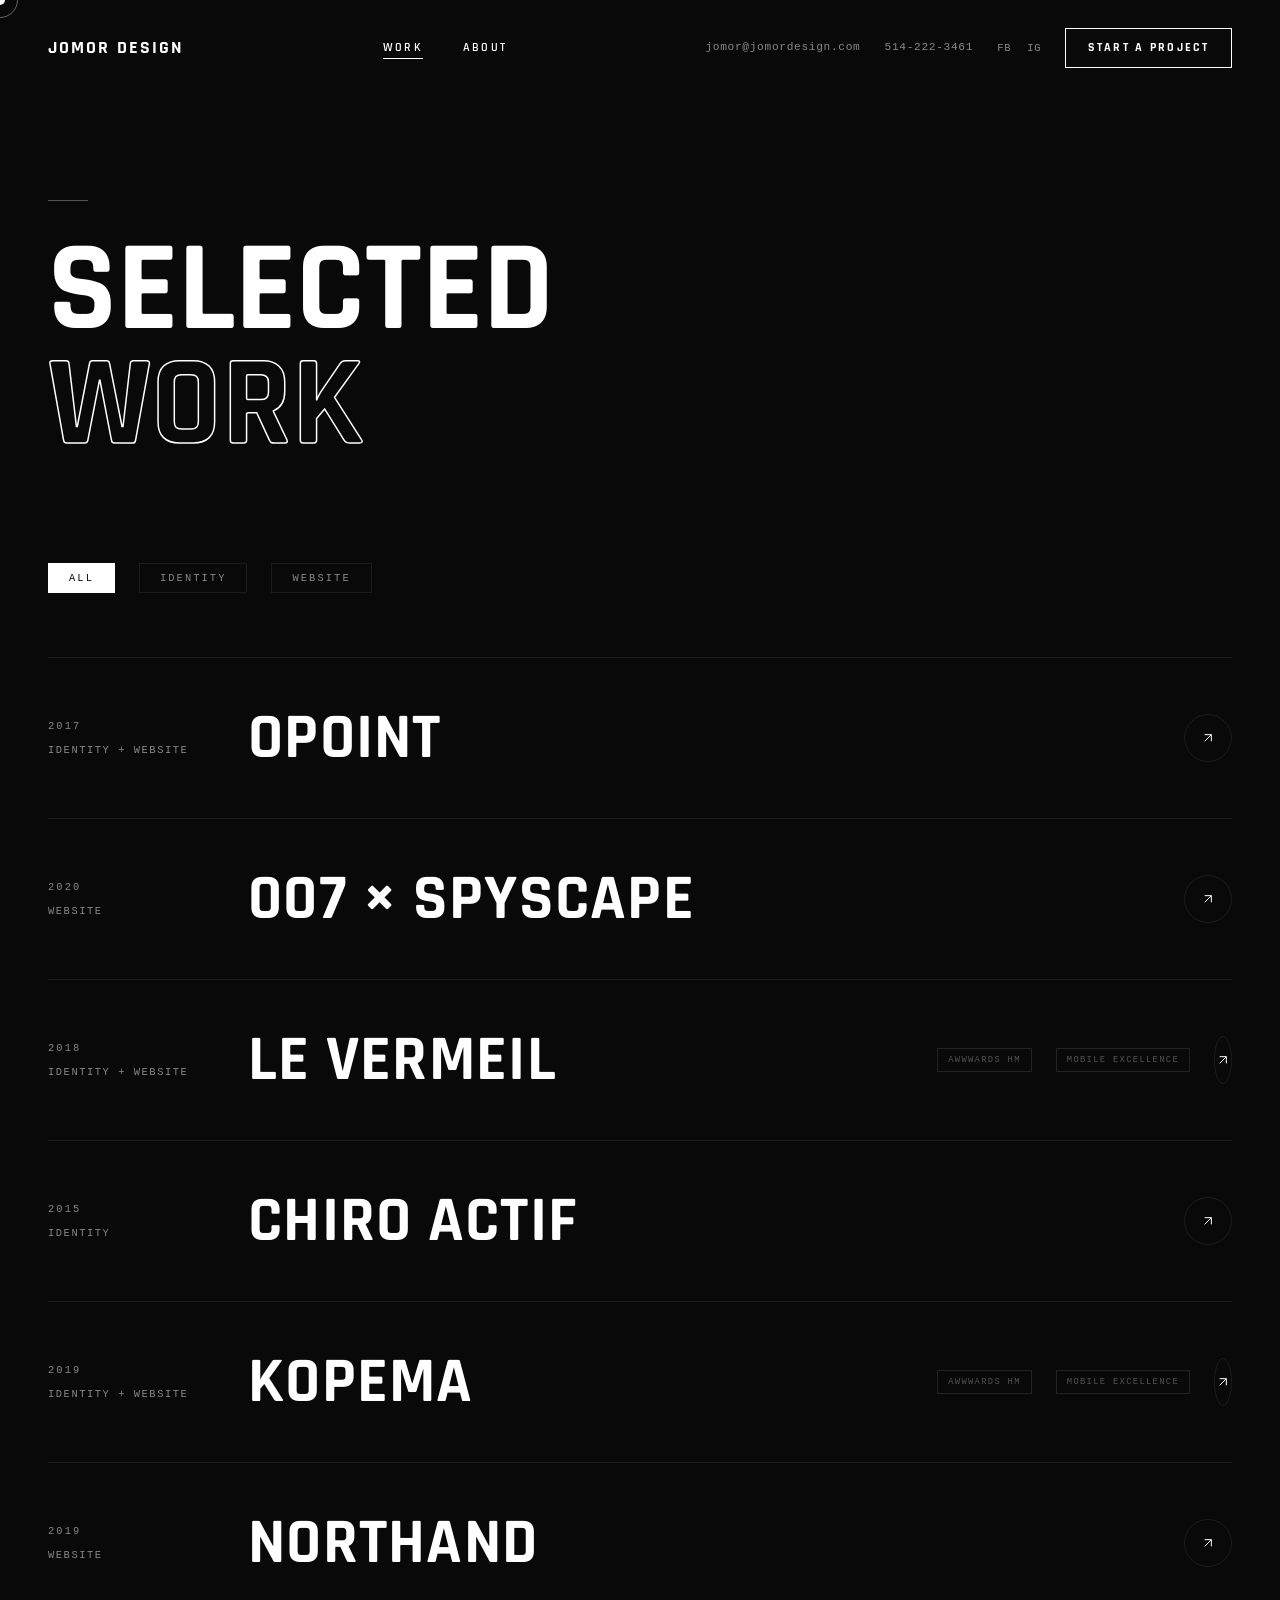
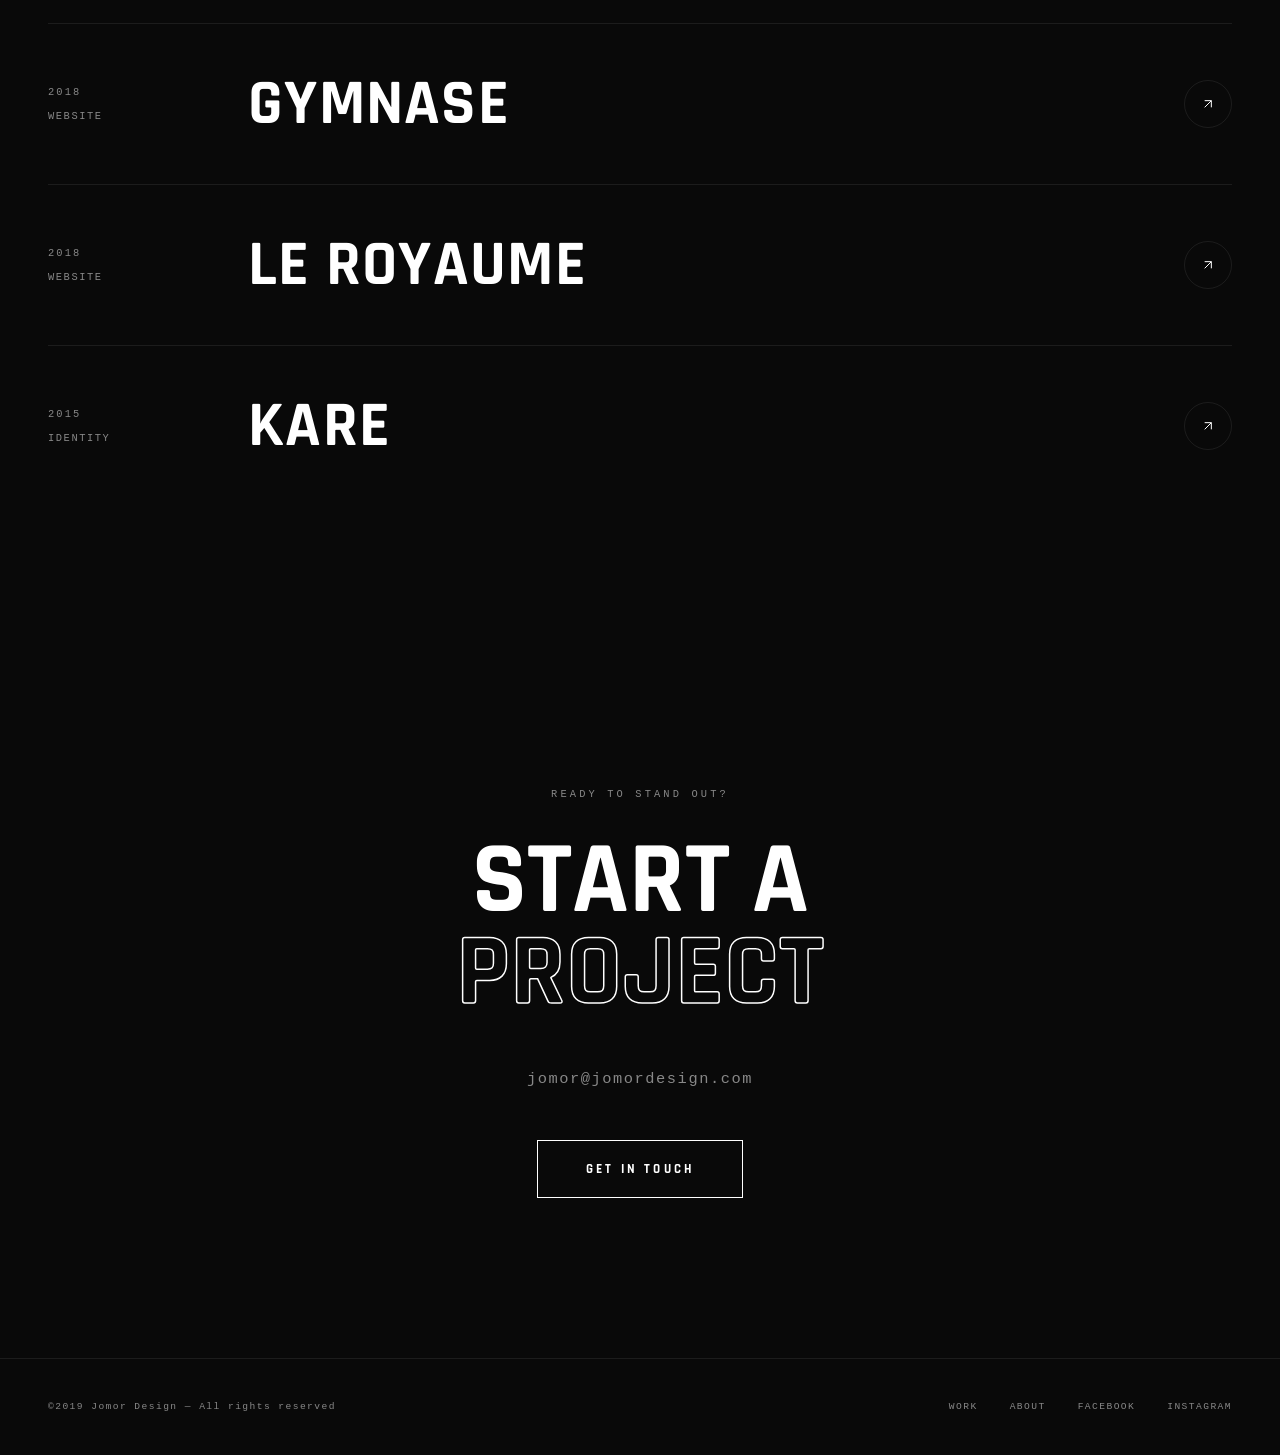
<file: work.html>
<!DOCTYPE html>
<html lang="en">
<head>
  <meta charset="UTF-8" />
  <meta name="viewport" content="width=device-width, initial-scale=1.0" />
  <title>Work | Jomor Design</title>
  <meta name="description" content="Selected projects by Jomor Design — branding and web design from Montreal." />

  <link rel="preconnect" href="https://fonts.googleapis.com" />
  <link rel="preconnect" href="https://fonts.gstatic.com" crossorigin />
  <link href="https://fonts.googleapis.com/css2?family=PT+Mono&family=Rajdhani:wght@400;500;600;700&family=Volkhov:ital,wght@0,400;0,700;1,400&display=swap" rel="stylesheet" />

  <link rel="stylesheet" href="style.css" />
  <style>
    /* ---- Additional work-page specifics ---- */
    .work-item {
      text-decoration: none;
      display: grid;
      grid-template-columns: 160px 1fr 48px;
      gap: 40px;
      align-items: center;
    }
    .work-item__right {
      display: flex;
      align-items: center;
      justify-content: flex-end;
      gap: 24px;
    }
    .work-item__award {
      font-family: var(--font-mono);
      font-size: 0.55rem;
      letter-spacing: 0.15em;
      text-transform: uppercase;
      color: rgba(255,255,255,0.3);
      border: 1px solid rgba(255,255,255,0.1);
      padding: 4px 10px;
      white-space: nowrap;
    }

    /* Case study preview panel */
    .case-preview {
      display: none;
    }

    /* Page header accent line */
    .page-hero::before {
      content: '';
      display: block;
      width: 40px;
      height: 1px;
      background: rgba(255,255,255,0.3);
      margin-bottom: 32px;
    }

    /* Filter tabs */
    .filter-bar {
      padding: 0 48px 64px;
      display: flex;
      gap: 24px;
      flex-wrap: wrap;
    }
    .filter-btn {
      font-family: var(--font-mono);
      font-size: 0.65rem;
      letter-spacing: 0.2em;
      text-transform: uppercase;
      color: var(--grey);
      border: 1px solid var(--border);
      padding: 8px 20px;
      background: none;
      cursor: none;
      transition: color 0.3s, border-color 0.3s, background 0.3s;
    }
    .filter-btn.active,
    .filter-btn:hover {
      color: var(--bg);
      background: var(--white);
      border-color: var(--white);
    }

    @media(max-width: 768px) {
      .work-item {
        grid-template-columns: 1fr;
        gap: 12px;
      }
      .work-item__right { justify-content: flex-start; }
      .filter-bar { padding: 0 24px 48px; }
    }
    @media(max-width: 1024px) {
      .filter-bar { padding: 0 32px 56px; }
    }
  </style>
</head>
<body>

  <div class="cursor" id="cursor"></div>
  <div class="cursor-follower" id="cursorFollower"></div>

  <!-- NAV -->
  <nav class="nav" id="nav">
    <a href="index.html" class="nav__logo">Jomor Design</a>
    <div class="nav__links">
      <a href="work.html" class="nav__link">Work</a>
      <a href="about.html" class="nav__link">About</a>
    </div>
    <div class="nav__info">
      <a href="mailto:jomor@jomordesign.com" class="nav__contact">jomor@jomordesign.com</a>
      <a href="tel:5142223461" class="nav__contact">514-222-3461</a>
      <div class="nav__social">
        <a href="#" target="_blank" rel="noopener">FB</a>
        <a href="#" target="_blank" rel="noopener">IG</a>
      </div>
      <a href="mailto:jomor@jomordesign.com" class="nav__cta">Start a Project</a>
    </div>
    <button class="nav__burger" id="burgerBtn" aria-label="Toggle menu">
      <span></span><span></span><span></span>
    </button>
  </nav>

  <div class="nav__mobile" id="mobileMenu">
    <a href="work.html">Work</a>
    <a href="about.html">About</a>
    <a href="mailto:jomor@jomordesign.com" class="nav__contact">jomor@jomordesign.com</a>
    <a href="tel:5142223461" class="nav__contact">514-222-3461</a>
    <a href="mailto:jomor@jomordesign.com" class="nav__cta" style="border:1px solid #fff;padding:14px 36px;">Start a Project</a>
  </div>

  <!-- PAGE HERO -->
  <div class="page-hero">
    <h1 class="page-hero__title reveal">
      Selected<br />
      <span class="outline">Work</span>
    </h1>
  </div>

  <!-- FILTER BAR -->
  <div class="filter-bar reveal reveal-delay-1">
    <button class="filter-btn active" data-filter="all">All</button>
    <button class="filter-btn" data-filter="identity">Identity</button>
    <button class="filter-btn" data-filter="website">Website</button>
  </div>

  <!-- WORK LIST -->
  <div class="work-grid" id="workList">

    <a href="#opoint" class="work-item reveal" id="opoint" data-type="identity website">
      <div class="work-item__meta">
        <span class="work-item__year">2017</span>
        <span class="work-item__type">Identity + Website</span>
      </div>
      <h2 class="work-item__name">opoint</h2>
      <div class="work-item__right">
        <div class="work-item__arrow">
          <svg viewBox="0 0 24 24"><line x1="7" y1="17" x2="17" y2="7"/><polyline points="7 7 17 7 17 17"/></svg>
        </div>
      </div>
    </a>

    <a href="#spyscape" class="work-item reveal reveal-delay-1" id="spyscape" data-type="website">
      <div class="work-item__meta">
        <span class="work-item__year">2020</span>
        <span class="work-item__type">Website</span>
      </div>
      <h2 class="work-item__name">007 × SPYSCAPE</h2>
      <div class="work-item__right">
        <div class="work-item__arrow">
          <svg viewBox="0 0 24 24"><line x1="7" y1="17" x2="17" y2="7"/><polyline points="7 7 17 7 17 17"/></svg>
        </div>
      </div>
    </a>

    <a href="#le-vermeil" class="work-item reveal reveal-delay-2" id="le-vermeil" data-type="identity website">
      <div class="work-item__meta">
        <span class="work-item__year">2018</span>
        <span class="work-item__type">Identity + Website</span>
      </div>
      <h2 class="work-item__name">Le Vermeil</h2>
      <div class="work-item__right">
        <span class="work-item__award">Awwwards HM</span>
        <span class="work-item__award">Mobile Excellence</span>
        <div class="work-item__arrow">
          <svg viewBox="0 0 24 24"><line x1="7" y1="17" x2="17" y2="7"/><polyline points="7 7 17 7 17 17"/></svg>
        </div>
      </div>
    </a>

    <a href="#chiro-actif" class="work-item reveal reveal-delay-3" id="chiro-actif" data-type="identity">
      <div class="work-item__meta">
        <span class="work-item__year">2015</span>
        <span class="work-item__type">Identity</span>
      </div>
      <h2 class="work-item__name">Chiro Actif</h2>
      <div class="work-item__right">
        <div class="work-item__arrow">
          <svg viewBox="0 0 24 24"><line x1="7" y1="17" x2="17" y2="7"/><polyline points="7 7 17 7 17 17"/></svg>
        </div>
      </div>
    </a>

    <a href="#kopema" class="work-item reveal" id="kopema" data-type="identity website">
      <div class="work-item__meta">
        <span class="work-item__year">2019</span>
        <span class="work-item__type">Identity + Website</span>
      </div>
      <h2 class="work-item__name">Kopema</h2>
      <div class="work-item__right">
        <span class="work-item__award">Awwwards HM</span>
        <span class="work-item__award">Mobile Excellence</span>
        <div class="work-item__arrow">
          <svg viewBox="0 0 24 24"><line x1="7" y1="17" x2="17" y2="7"/><polyline points="7 7 17 7 17 17"/></svg>
        </div>
      </div>
    </a>

    <a href="#northand" class="work-item reveal reveal-delay-1" id="northand" data-type="website">
      <div class="work-item__meta">
        <span class="work-item__year">2019</span>
        <span class="work-item__type">Website</span>
      </div>
      <h2 class="work-item__name">Northand</h2>
      <div class="work-item__right">
        <div class="work-item__arrow">
          <svg viewBox="0 0 24 24"><line x1="7" y1="17" x2="17" y2="7"/><polyline points="7 7 17 7 17 17"/></svg>
        </div>
      </div>
    </a>

    <a href="#gymnase" class="work-item reveal reveal-delay-2" id="gymnase" data-type="website">
      <div class="work-item__meta">
        <span class="work-item__year">2018</span>
        <span class="work-item__type">Website</span>
      </div>
      <h2 class="work-item__name">Gymnase</h2>
      <div class="work-item__right">
        <div class="work-item__arrow">
          <svg viewBox="0 0 24 24"><line x1="7" y1="17" x2="17" y2="7"/><polyline points="7 7 17 7 17 17"/></svg>
        </div>
      </div>
    </a>

    <a href="#le-royaume" class="work-item reveal reveal-delay-3" id="le-royaume" data-type="website">
      <div class="work-item__meta">
        <span class="work-item__year">2018</span>
        <span class="work-item__type">Website</span>
      </div>
      <h2 class="work-item__name">Le Royaume</h2>
      <div class="work-item__right">
        <div class="work-item__arrow">
          <svg viewBox="0 0 24 24"><line x1="7" y1="17" x2="17" y2="7"/><polyline points="7 7 17 7 17 17"/></svg>
        </div>
      </div>
    </a>

    <a href="#kare" class="work-item reveal" id="kare" data-type="identity">
      <div class="work-item__meta">
        <span class="work-item__year">2015</span>
        <span class="work-item__type">Identity</span>
      </div>
      <h2 class="work-item__name">Kare</h2>
      <div class="work-item__right">
        <div class="work-item__arrow">
          <svg viewBox="0 0 24 24"><line x1="7" y1="17" x2="17" y2="7"/><polyline points="7 7 17 7 17 17"/></svg>
        </div>
      </div>
    </a>

  </div><!-- /work-grid -->

  <!-- CONTACT -->
  <section class="contact-section reveal" id="contact">
    <p class="contact-section__eyebrow">Ready to stand out?</p>
    <h2 class="contact-section__title">
      Start a<br />
      <span class="outline">Project</span>
    </h2>
    <a href="mailto:jomor@jomordesign.com" class="contact-section__email">jomor@jomordesign.com</a>
    <a href="mailto:jomor@jomordesign.com" class="contact-section__btn">Get in Touch</a>
  </section>

  <!-- FOOTER -->
  <footer class="footer">
    <p class="footer__copy">&copy;2019 Jomor Design &mdash; All rights reserved</p>
    <div class="footer__links">
      <a href="work.html" class="footer__link">Work</a>
      <a href="about.html" class="footer__link">About</a>
      <a href="#" class="footer__link">Facebook</a>
      <a href="#" class="footer__link">Instagram</a>
    </div>
  </footer>

  <script src="script.js"></script>
  <script>
    // Filter functionality
    const filterBtns = document.querySelectorAll('.filter-btn');
    const workItems  = document.querySelectorAll('.work-item');

    filterBtns.forEach(btn => {
      btn.addEventListener('click', () => {
        filterBtns.forEach(b => b.classList.remove('active'));
        btn.classList.add('active');

        const filter = btn.dataset.filter;
        workItems.forEach(item => {
          const types = item.dataset.type || '';
          if (filter === 'all' || types.includes(filter)) {
            item.style.display = '';
          } else {
            item.style.display = 'none';
          }
        });
      });
    });
  </script>
</body>
</html>
</file>
<file: style.css>
/* ============================================================
   JOMOR DESIGN CLONE — Global Styles
   ============================================================ */

/* ---- Reset & Base ---- */
*, *::before, *::after { box-sizing: border-box; margin: 0; padding: 0; }

:root {
  --bg:        #090909;
  --white:     #ffffff;
  --grey:      #888888;
  --grey-dark: #1a1a1a;
  --border:    rgba(255,255,255,0.08);
  --font-head: 'Rajdhani', sans-serif;
  --font-body: 'Volkhov', serif;
  --font-mono: 'PT Mono', monospace;
}

html {
  font-size: 16px;
  scroll-behavior: smooth;
  overscroll-behavior: none;
}

body {
  background-color: var(--bg);
  color: var(--white);
  font-family: var(--font-body);
  line-height: 1.6;
  overflow-x: hidden;
  cursor: none;
}

a { color: inherit; text-decoration: none; }
img { display: block; max-width: 100%; }
ul { list-style: none; }

/* ---- Custom Cursor ---- */
.cursor {
  position: fixed;
  top: 0; left: 0;
  width: 10px; height: 10px;
  background: var(--white);
  border-radius: 50%;
  pointer-events: none;
  z-index: 9999;
  transform: translate(-50%, -50%);
  transition: transform 0.15s ease, width 0.25s ease, height 0.25s ease, background 0.25s ease;
  mix-blend-mode: difference;
}
.cursor.hover {
  width: 40px;
  height: 40px;
  background: var(--white);
}
.cursor-follower {
  position: fixed;
  top: 0; left: 0;
  width: 36px; height: 36px;
  border: 1px solid rgba(255,255,255,0.4);
  border-radius: 50%;
  pointer-events: none;
  z-index: 9998;
  transform: translate(-50%, -50%);
  transition: transform 0.35s cubic-bezier(.25,.46,.45,.94), width 0.35s ease, height 0.35s ease;
  mix-blend-mode: difference;
}
.cursor-follower.hover {
  width: 60px;
  height: 60px;
}

/* ---- Scrollbar ---- */
::-webkit-scrollbar { width: 4px; }
::-webkit-scrollbar-track { background: var(--bg); }
::-webkit-scrollbar-thumb { background: #333; border-radius: 2px; }

/* ============================================================
   NAVIGATION
   ============================================================ */
.nav {
  position: fixed;
  top: 0; left: 0; right: 0;
  z-index: 1000;
  display: flex;
  align-items: center;
  justify-content: space-between;
  padding: 28px 48px;
  transition: padding 0.4s ease, background 0.4s ease;
}
.nav.scrolled {
  padding: 18px 48px;
  background: rgba(9,9,9,0.92);
  backdrop-filter: blur(12px);
  border-bottom: 1px solid var(--border);
}

.nav__logo {
  font-family: var(--font-head);
  font-size: 1.1rem;
  font-weight: 700;
  letter-spacing: 0.12em;
  text-transform: uppercase;
  color: var(--white);
  transition: opacity 0.3s;
}
.nav__logo:hover { opacity: 0.7; }

.nav__links {
  display: flex;
  align-items: center;
  gap: 40px;
}
.nav__link {
  font-family: var(--font-head);
  font-size: 0.78rem;
  font-weight: 600;
  letter-spacing: 0.18em;
  text-transform: uppercase;
  color: var(--white);
  position: relative;
  transition: opacity 0.3s;
}
.nav__link::after {
  content: '';
  position: absolute;
  bottom: -3px; left: 0;
  width: 0; height: 1px;
  background: var(--white);
  transition: width 0.3s ease;
}
.nav__link:hover { opacity: 1; }
.nav__link:hover::after { width: 100%; }

.nav__info {
  display: flex;
  align-items: center;
  gap: 24px;
}
.nav__contact {
  font-family: var(--font-mono);
  font-size: 0.7rem;
  color: var(--grey);
  letter-spacing: 0.06em;
  transition: color 0.3s;
}
.nav__contact:hover { color: var(--white); }

.nav__cta {
  font-family: var(--font-head);
  font-size: 0.72rem;
  font-weight: 700;
  letter-spacing: 0.2em;
  text-transform: uppercase;
  border: 1px solid var(--white);
  padding: 10px 22px;
  transition: background 0.3s, color 0.3s;
}
.nav__cta:hover {
  background: var(--white);
  color: var(--bg);
}

.nav__social {
  display: flex;
  gap: 16px;
}
.nav__social a {
  font-family: var(--font-mono);
  font-size: 0.65rem;
  color: var(--grey);
  letter-spacing: 0.08em;
  text-transform: uppercase;
  transition: color 0.3s;
}
.nav__social a:hover { color: var(--white); }

/* Hamburger — mobile */
.nav__burger {
  display: none;
  flex-direction: column;
  gap: 5px;
  cursor: none;
  background: none;
  border: none;
  padding: 4px;
}
.nav__burger span {
  display: block;
  width: 24px; height: 1px;
  background: var(--white);
  transition: all 0.3s;
}
.nav__burger.open span:nth-child(1) { transform: translateY(6px) rotate(45deg); }
.nav__burger.open span:nth-child(2) { opacity: 0; }
.nav__burger.open span:nth-child(3) { transform: translateY(-6px) rotate(-45deg); }

/* Mobile menu */
.nav__mobile {
  display: none;
  position: fixed;
  inset: 0;
  background: var(--bg);
  z-index: 999;
  flex-direction: column;
  align-items: center;
  justify-content: center;
  gap: 40px;
  opacity: 0;
  pointer-events: none;
  transition: opacity 0.4s;
}
.nav__mobile.open {
  display: flex;
  opacity: 1;
  pointer-events: all;
}
.nav__mobile a {
  font-family: var(--font-head);
  font-size: 2.5rem;
  font-weight: 700;
  letter-spacing: 0.1em;
  text-transform: uppercase;
  color: var(--white);
  transition: opacity 0.3s;
}
.nav__mobile a:hover { opacity: 0.5; }
.nav__mobile .nav__contact {
  font-size: 0.9rem;
  color: var(--grey);
}

/* ============================================================
   HERO
   ============================================================ */
.hero {
  min-height: 100vh;
  display: flex;
  flex-direction: column;
  justify-content: flex-end;
  padding: 0 48px 80px;
  position: relative;
  overflow: hidden;
}

.hero__bg {
  position: absolute;
  inset: 0;
  background: var(--bg);
  z-index: 0;
}

/* Subtle noise texture overlay */
.hero__bg::after {
  content: '';
  position: absolute;
  inset: 0;
  background-image: url("data:image/svg+xml,%3Csvg viewBox='0 0 200 200' xmlns='http://www.w3.org/2000/svg'%3E%3Cfilter id='n'%3E%3CfeTurbulence type='fractalNoise' baseFrequency='0.9' numOctaves='4' stitchTiles='stitch'/%3E%3C/filter%3E%3Crect width='100%25' height='100%25' filter='url(%23n)' opacity='0.035'/%3E%3C/svg%3E");
  background-size: 200px;
  opacity: 0.4;
  pointer-events: none;
}

.hero__content {
  position: relative;
  z-index: 2;
  max-width: 1400px;
}

.hero__label {
  font-family: var(--font-mono);
  font-size: 0.7rem;
  letter-spacing: 0.25em;
  text-transform: uppercase;
  color: var(--grey);
  margin-bottom: 24px;
  opacity: 0;
  transform: translateY(20px);
  animation: fadeUp 0.8s 0.2s forwards;
}

.hero__title {
  font-family: var(--font-head);
  font-size: clamp(3.5rem, 9vw, 10rem);
  font-weight: 700;
  line-height: 0.92;
  letter-spacing: -0.01em;
  text-transform: uppercase;
  color: var(--white);
  opacity: 0;
  transform: translateY(30px);
  animation: fadeUp 0.9s 0.35s forwards;
}

/* Text-stroke outline variant */
.hero__title .outline {
  -webkit-text-stroke: 1.5px var(--white);
  color: transparent;
}

.hero__subtitle {
  font-family: var(--font-body);
  font-size: clamp(1rem, 2vw, 1.35rem);
  font-style: italic;
  color: var(--grey);
  margin-top: 32px;
  max-width: 480px;
  opacity: 0;
  transform: translateY(20px);
  animation: fadeUp 0.8s 0.55s forwards;
}

.hero__scroll {
  position: absolute;
  bottom: 48px; right: 48px;
  display: flex;
  flex-direction: column;
  align-items: center;
  gap: 10px;
  z-index: 2;
}
.hero__scroll span {
  font-family: var(--font-mono);
  font-size: 0.6rem;
  letter-spacing: 0.3em;
  text-transform: uppercase;
  color: var(--grey);
  writing-mode: vertical-rl;
}
.hero__scroll-line {
  width: 1px;
  height: 60px;
  background: linear-gradient(to bottom, transparent, var(--grey));
  animation: scrollLine 1.8s infinite;
}

/* Animated grid of dots / decorative element */
.hero__deco {
  position: absolute;
  top: 50%;
  right: 8%;
  transform: translateY(-50%);
  display: grid;
  grid-template-columns: repeat(6, 1fr);
  gap: 14px;
  opacity: 0.18;
  z-index: 1;
}
.hero__deco span {
  width: 4px; height: 4px;
  background: var(--white);
  border-radius: 50%;
}

/* ============================================================
   SECTION SHARED
   ============================================================ */
.section {
  padding: 140px 48px;
  position: relative;
}
.section__header {
  display: flex;
  align-items: flex-start;
  justify-content: space-between;
  margin-bottom: 80px;
  gap: 24px;
}
.section__num {
  font-family: var(--font-mono);
  font-size: 0.65rem;
  letter-spacing: 0.25em;
  color: var(--grey);
  margin-top: 4px;
}
.section__title {
  font-family: var(--font-head);
  font-size: clamp(2.2rem, 5vw, 5rem);
  font-weight: 700;
  text-transform: uppercase;
  line-height: 1;
}
.section__title .outline {
  -webkit-text-stroke: 1.5px var(--white);
  color: transparent;
}
.section__link {
  font-family: var(--font-head);
  font-size: 0.72rem;
  font-weight: 600;
  letter-spacing: 0.2em;
  text-transform: uppercase;
  border-bottom: 1px solid var(--grey);
  padding-bottom: 3px;
  color: var(--grey);
  transition: color 0.3s, border-color 0.3s;
  white-space: nowrap;
  margin-top: 8px;
}
.section__link:hover { color: var(--white); border-color: var(--white); }

/* Divider */
.divider {
  width: 100%;
  height: 1px;
  background: var(--border);
}

/* ============================================================
   PORTFOLIO GRID
   ============================================================ */
.portfolio {
  padding: 100px 48px 140px;
}

.portfolio__grid {
  display: grid;
  grid-template-columns: 1fr 1fr;
  gap: 0;
}

.project-card {
  position: relative;
  overflow: hidden;
  border: 1px solid var(--border);
  aspect-ratio: 4/3;
  cursor: none;
  background: var(--grey-dark);
}

/* Featured first project takes full width */
.project-card:first-child {
  grid-column: 1 / -1;
  aspect-ratio: 16/7;
}

.project-card__img {
  width: 100%; height: 100%;
  object-fit: cover;
  transition: transform 0.8s cubic-bezier(.25,.46,.45,.94);
  filter: brightness(0.55) saturate(0.6);
}

.project-card:hover .project-card__img {
  transform: scale(1.06);
  filter: brightness(0.4) saturate(0.4);
}

/* Placeholder colored bg for cards without images */
.project-card__bg {
  position: absolute;
  inset: 0;
  background: var(--grey-dark);
  transition: opacity 0.5s;
}

.project-card__overlay {
  position: absolute;
  inset: 0;
  display: flex;
  flex-direction: column;
  justify-content: flex-end;
  padding: 40px;
  background: linear-gradient(to top, rgba(0,0,0,0.75) 0%, transparent 60%);
  transition: background 0.4s;
}
.project-card:hover .project-card__overlay {
  background: linear-gradient(to top, rgba(0,0,0,0.88) 0%, rgba(0,0,0,0.1) 100%);
}

.project-card__num {
  font-family: var(--font-mono);
  font-size: 0.6rem;
  letter-spacing: 0.25em;
  color: rgba(255,255,255,0.5);
  margin-bottom: 8px;
}
.project-card__title {
  font-family: var(--font-head);
  font-size: clamp(1.4rem, 3vw, 2.4rem);
  font-weight: 700;
  text-transform: uppercase;
  letter-spacing: 0.05em;
  line-height: 1.1;
}
.project-card__type {
  font-family: var(--font-mono);
  font-size: 0.65rem;
  letter-spacing: 0.2em;
  text-transform: uppercase;
  color: var(--grey);
  margin-top: 6px;
}

.project-card__arrow {
  position: absolute;
  top: 36px; right: 36px;
  width: 44px; height: 44px;
  border: 1px solid rgba(255,255,255,0.3);
  display: flex;
  align-items: center;
  justify-content: center;
  border-radius: 50%;
  opacity: 0;
  transform: scale(0.8);
  transition: opacity 0.3s, transform 0.3s;
}
.project-card:hover .project-card__arrow {
  opacity: 1;
  transform: scale(1);
}
.project-card__arrow svg {
  width: 16px; height: 16px;
  fill: none;
  stroke: var(--white);
  stroke-width: 1.5;
}

/* ---- Color palettes per project ---- */
.project-card[data-color="dark-blue"] .project-card__bg { background: #0d1117; }
.project-card[data-color="dark-green"] .project-card__bg { background: #0d1a0f; }
.project-card[data-color="dark-red"] .project-card__bg { background: #1a0d0d; }
.project-card[data-color="dark-purple"] .project-card__bg { background: #130d1a; }
.project-card[data-color="dark-gold"] .project-card__bg { background: #1a160d; }

/* ============================================================
   SERVICES
   ============================================================ */
.services__list {
  display: grid;
  grid-template-columns: repeat(2, 1fr);
  gap: 1px;
  border: 1px solid var(--border);
}

.service-item {
  padding: 56px 48px;
  border: 1px solid var(--border);
  position: relative;
  overflow: hidden;
  transition: background 0.4s;
}
.service-item:hover { background: rgba(255,255,255,0.03); }

.service-item__num {
  font-family: var(--font-mono);
  font-size: 0.6rem;
  letter-spacing: 0.3em;
  color: var(--grey);
  margin-bottom: 32px;
}
.service-item__title {
  font-family: var(--font-head);
  font-size: clamp(1.4rem, 2.5vw, 2.2rem);
  font-weight: 700;
  text-transform: uppercase;
  letter-spacing: 0.04em;
  margin-bottom: 20px;
}
.service-item__desc {
  font-family: var(--font-body);
  font-size: 0.95rem;
  color: var(--grey);
  line-height: 1.75;
  max-width: 380px;
}
.service-item__tags {
  display: flex;
  flex-wrap: wrap;
  gap: 8px;
  margin-top: 28px;
}
.service-item__tag {
  font-family: var(--font-mono);
  font-size: 0.6rem;
  letter-spacing: 0.15em;
  text-transform: uppercase;
  border: 1px solid var(--border);
  padding: 6px 12px;
  color: var(--grey);
  transition: border-color 0.3s, color 0.3s;
}
.service-item:hover .service-item__tag {
  border-color: rgba(255,255,255,0.25);
  color: var(--white);
}

/* ============================================================
   ABOUT STRIP
   ============================================================ */
.about-strip {
  padding: 120px 48px;
  display: grid;
  grid-template-columns: 1fr 1fr;
  gap: 80px;
  align-items: center;
}
.about-strip__title {
  font-family: var(--font-head);
  font-size: clamp(2rem, 4vw, 4.5rem);
  font-weight: 700;
  text-transform: uppercase;
  line-height: 1;
}
.about-strip__title .outline {
  -webkit-text-stroke: 1.5px var(--white);
  color: transparent;
}
.about-strip__body {
  font-family: var(--font-body);
  font-size: 1.05rem;
  color: var(--grey);
  line-height: 1.85;
}
.about-strip__body p + p { margin-top: 20px; }
.about-strip__cta {
  display: inline-block;
  margin-top: 36px;
  font-family: var(--font-head);
  font-size: 0.72rem;
  font-weight: 700;
  letter-spacing: 0.2em;
  text-transform: uppercase;
  border-bottom: 1px solid var(--white);
  padding-bottom: 4px;
  transition: opacity 0.3s;
}
.about-strip__cta:hover { opacity: 0.6; }

/* Stats */
.about-strip__stats {
  display: flex;
  gap: 48px;
  margin-top: 48px;
}
.stat { }
.stat__num {
  font-family: var(--font-head);
  font-size: 3.5rem;
  font-weight: 700;
  line-height: 1;
  -webkit-text-stroke: 1px var(--white);
  color: transparent;
}
.stat__label {
  font-family: var(--font-mono);
  font-size: 0.6rem;
  letter-spacing: 0.2em;
  text-transform: uppercase;
  color: var(--grey);
  margin-top: 8px;
}

/* ============================================================
   MARQUEE / SCROLLING TEXT
   ============================================================ */
.marquee-wrap {
  padding: 48px 0;
  overflow: hidden;
  border-top: 1px solid var(--border);
  border-bottom: 1px solid var(--border);
}
.marquee-track {
  display: flex;
  gap: 0;
  white-space: nowrap;
  animation: marquee 18s linear infinite;
}
.marquee-track:hover { animation-play-state: paused; }
.marquee-item {
  font-family: var(--font-head);
  font-size: clamp(1.8rem, 4vw, 4rem);
  font-weight: 700;
  text-transform: uppercase;
  letter-spacing: 0.04em;
  padding: 0 48px;
  color: transparent;
  -webkit-text-stroke: 1px rgba(255,255,255,0.25);
}
.marquee-item.filled {
  color: var(--white);
  -webkit-text-stroke: 0;
}
.marquee-item span {
  color: transparent;
  -webkit-text-stroke: 1px rgba(255,255,255,0.15);
  margin: 0 20px;
}

/* ============================================================
   CONTACT / CTA SECTION
   ============================================================ */
.contact-section {
  padding: 160px 48px;
  display: flex;
  flex-direction: column;
  align-items: center;
  text-align: center;
  position: relative;
}
.contact-section__eyebrow {
  font-family: var(--font-mono);
  font-size: 0.65rem;
  letter-spacing: 0.3em;
  text-transform: uppercase;
  color: var(--grey);
  margin-bottom: 32px;
}
.contact-section__title {
  font-family: var(--font-head);
  font-size: clamp(3rem, 8vw, 8.5rem);
  font-weight: 700;
  text-transform: uppercase;
  line-height: 0.9;
}
.contact-section__title .outline {
  -webkit-text-stroke: 1.5px var(--white);
  color: transparent;
  display: block;
}
.contact-section__email {
  font-family: var(--font-mono);
  font-size: clamp(0.75rem, 1.2vw, 1rem);
  letter-spacing: 0.1em;
  color: var(--grey);
  margin-top: 48px;
  transition: color 0.3s;
}
.contact-section__email:hover { color: var(--white); }
.contact-section__btn {
  display: inline-block;
  margin-top: 48px;
  font-family: var(--font-head);
  font-size: 0.8rem;
  font-weight: 700;
  letter-spacing: 0.25em;
  text-transform: uppercase;
  border: 1px solid var(--white);
  padding: 18px 48px;
  transition: background 0.3s, color 0.3s;
}
.contact-section__btn:hover {
  background: var(--white);
  color: var(--bg);
}

/* ============================================================
   FOOTER
   ============================================================ */
.footer {
  padding: 40px 48px;
  display: flex;
  align-items: center;
  justify-content: space-between;
  border-top: 1px solid var(--border);
}
.footer__copy {
  font-family: var(--font-mono);
  font-size: 0.6rem;
  letter-spacing: 0.15em;
  color: var(--grey);
}
.footer__links {
  display: flex;
  gap: 32px;
}
.footer__link {
  font-family: var(--font-mono);
  font-size: 0.6rem;
  letter-spacing: 0.15em;
  text-transform: uppercase;
  color: var(--grey);
  transition: color 0.3s;
}
.footer__link:hover { color: var(--white); }

/* ============================================================
   PAGE: WORK
   ============================================================ */
.page-hero {
  padding: 200px 48px 100px;
}
.page-hero__title {
  font-family: var(--font-head);
  font-size: clamp(4rem, 10vw, 11rem);
  font-weight: 700;
  text-transform: uppercase;
  line-height: 0.9;
}
.page-hero__title .outline {
  -webkit-text-stroke: 1.5px var(--white);
  color: transparent;
}

.work-grid {
  padding: 0 48px 120px;
}

.work-item {
  display: grid;
  grid-template-columns: 1fr 2fr;
  gap: 0;
  border-top: 1px solid var(--border);
  padding: 48px 0;
  align-items: center;
  cursor: none;
  transition: opacity 0.3s;
  position: relative;
}
.work-grid:hover .work-item { opacity: 0.4; }
.work-grid:hover .work-item:hover { opacity: 1; }

.work-item__meta {
  display: flex;
  flex-direction: column;
  gap: 8px;
}
.work-item__year {
  font-family: var(--font-mono);
  font-size: 0.65rem;
  letter-spacing: 0.2em;
  color: var(--grey);
}
.work-item__type {
  font-family: var(--font-mono);
  font-size: 0.65rem;
  letter-spacing: 0.15em;
  text-transform: uppercase;
  color: var(--grey);
}
.work-item__name {
  font-family: var(--font-head);
  font-size: clamp(2rem, 5vw, 4.5rem);
  font-weight: 700;
  text-transform: uppercase;
  letter-spacing: 0.02em;
  line-height: 1;
  transition: -webkit-text-stroke 0.3s, color 0.3s;
}
.work-item:hover .work-item__name {
  -webkit-text-stroke: 1px var(--white);
  color: transparent;
}
.work-item__arrow {
  margin-left: auto;
  width: 48px; height: 48px;
  border: 1px solid var(--border);
  display: flex;
  align-items: center;
  justify-content: center;
  border-radius: 50%;
  transition: border-color 0.3s, transform 0.3s;
}
.work-item:hover .work-item__arrow {
  border-color: var(--white);
  transform: rotate(45deg);
}
.work-item__arrow svg {
  width: 16px; height: 16px;
  stroke: var(--white);
  fill: none;
  stroke-width: 1.5;
}

/* Preview image on hover */
.work-item__preview {
  position: fixed;
  top: 50%;
  left: 60%;
  width: 340px;
  height: 240px;
  object-fit: cover;
  transform: translate(-50%, -50%) scale(0.9);
  opacity: 0;
  pointer-events: none;
  z-index: 500;
  transition: opacity 0.3s, transform 0.3s;
  filter: brightness(0.7);
}
.work-item:hover .work-item__preview {
  opacity: 1;
  transform: translate(-50%, -50%) scale(1);
}

/* ============================================================
   PAGE: ABOUT
   ============================================================ */
.about-intro {
  padding: 200px 48px 120px;
  display: grid;
  grid-template-columns: 1fr 1fr;
  gap: 80px;
  align-items: start;
}
.about-intro__title {
  font-family: var(--font-head);
  font-size: clamp(3.5rem, 8vw, 8rem);
  font-weight: 700;
  text-transform: uppercase;
  line-height: 0.9;
}
.about-intro__title .outline {
  -webkit-text-stroke: 1.5px var(--white);
  color: transparent;
}
.about-intro__body {
  font-family: var(--font-body);
  font-size: 1.05rem;
  color: var(--grey);
  line-height: 1.9;
  padding-top: 16px;
}
.about-intro__body p + p { margin-top: 24px; }
.about-intro__body strong { color: var(--white); font-weight: normal; font-style: italic; }

/* Values */
.values {
  padding: 0 48px 120px;
}
.values__grid {
  display: grid;
  grid-template-columns: repeat(3, 1fr);
  gap: 1px;
  background: var(--border);
  border: 1px solid var(--border);
}
.value-item {
  background: var(--bg);
  padding: 48px;
  transition: background 0.3s;
}
.value-item:hover { background: var(--grey-dark); }
.value-item__num {
  font-family: var(--font-mono);
  font-size: 0.6rem;
  letter-spacing: 0.3em;
  color: var(--grey);
  margin-bottom: 24px;
}
.value-item__title {
  font-family: var(--font-head);
  font-size: 1.5rem;
  font-weight: 700;
  text-transform: uppercase;
  letter-spacing: 0.04em;
  margin-bottom: 16px;
}
.value-item__desc {
  font-family: var(--font-body);
  font-size: 0.9rem;
  color: var(--grey);
  line-height: 1.75;
}

/* ============================================================
   ANIMATIONS & KEYFRAMES
   ============================================================ */
@keyframes fadeUp {
  to { opacity: 1; transform: translateY(0); }
}

@keyframes marquee {
  from { transform: translateX(0); }
  to   { transform: translateX(-50%); }
}

@keyframes scrollLine {
  0%   { transform: scaleY(0); transform-origin: top; }
  50%  { transform: scaleY(1); transform-origin: top; }
  51%  { transform: scaleY(1); transform-origin: bottom; }
  100% { transform: scaleY(0); transform-origin: bottom; }
}

/* Reveal on scroll */
.reveal {
  opacity: 0;
  transform: translateY(40px);
  transition: opacity 0.8s cubic-bezier(.25,.46,.45,.94), transform 0.8s cubic-bezier(.25,.46,.45,.94);
}
.reveal.visible {
  opacity: 1;
  transform: translateY(0);
}
.reveal-delay-1 { transition-delay: 0.1s; }
.reveal-delay-2 { transition-delay: 0.2s; }
.reveal-delay-3 { transition-delay: 0.3s; }
.reveal-delay-4 { transition-delay: 0.4s; }

/* ============================================================
   RESPONSIVE
   ============================================================ */
@media (max-width: 1024px) {
  .nav { padding: 24px 32px; }
  .nav.scrolled { padding: 16px 32px; }
  .nav__info { display: none; }
  .nav__links { gap: 28px; }
  .hero { padding: 0 32px 64px; }
  .section { padding: 100px 32px; }
  .portfolio { padding: 80px 32px 100px; }
  .about-strip { padding: 100px 32px; gap: 48px; }
  .contact-section { padding: 120px 32px; }
  .footer { padding: 32px; }
  .page-hero { padding: 160px 32px 80px; }
  .work-grid { padding: 0 32px 100px; }
  .about-intro { padding: 160px 32px 100px; }
  .values { padding: 0 32px 100px; }
}

@media (max-width: 768px) {
  body { cursor: auto; }
  .cursor, .cursor-follower { display: none; }

  .nav { padding: 20px 24px; }
  .nav.scrolled { padding: 14px 24px; }
  .nav__links { display: none; }
  .nav__burger { display: flex; }

  .hero { padding: 0 24px 60px; }
  .hero__deco { display: none; }
  .hero__scroll { display: none; }

  .section { padding: 80px 24px; }
  .section__header { flex-wrap: wrap; }

  .portfolio { padding: 60px 24px 80px; }
  .portfolio__grid { grid-template-columns: 1fr; }
  .project-card:first-child { grid-column: 1; aspect-ratio: 4/3; }

  .services__list { grid-template-columns: 1fr; }
  .service-item { padding: 40px 24px; }

  .about-strip { grid-template-columns: 1fr; padding: 80px 24px; gap: 40px; }
  .about-strip__stats { gap: 32px; }

  .contact-section { padding: 100px 24px; }

  .footer { flex-direction: column; gap: 20px; text-align: center; padding: 32px 24px; }

  .page-hero { padding: 140px 24px 60px; }
  .work-grid { padding: 0 24px 80px; }
  .work-item { grid-template-columns: 1fr; gap: 16px; }
  .work-item__preview { display: none; }

  .about-intro { grid-template-columns: 1fr; padding: 140px 24px 80px; gap: 40px; }
  .values { padding: 0 24px 80px; }
  .values__grid { grid-template-columns: 1fr; }
}
</file>
